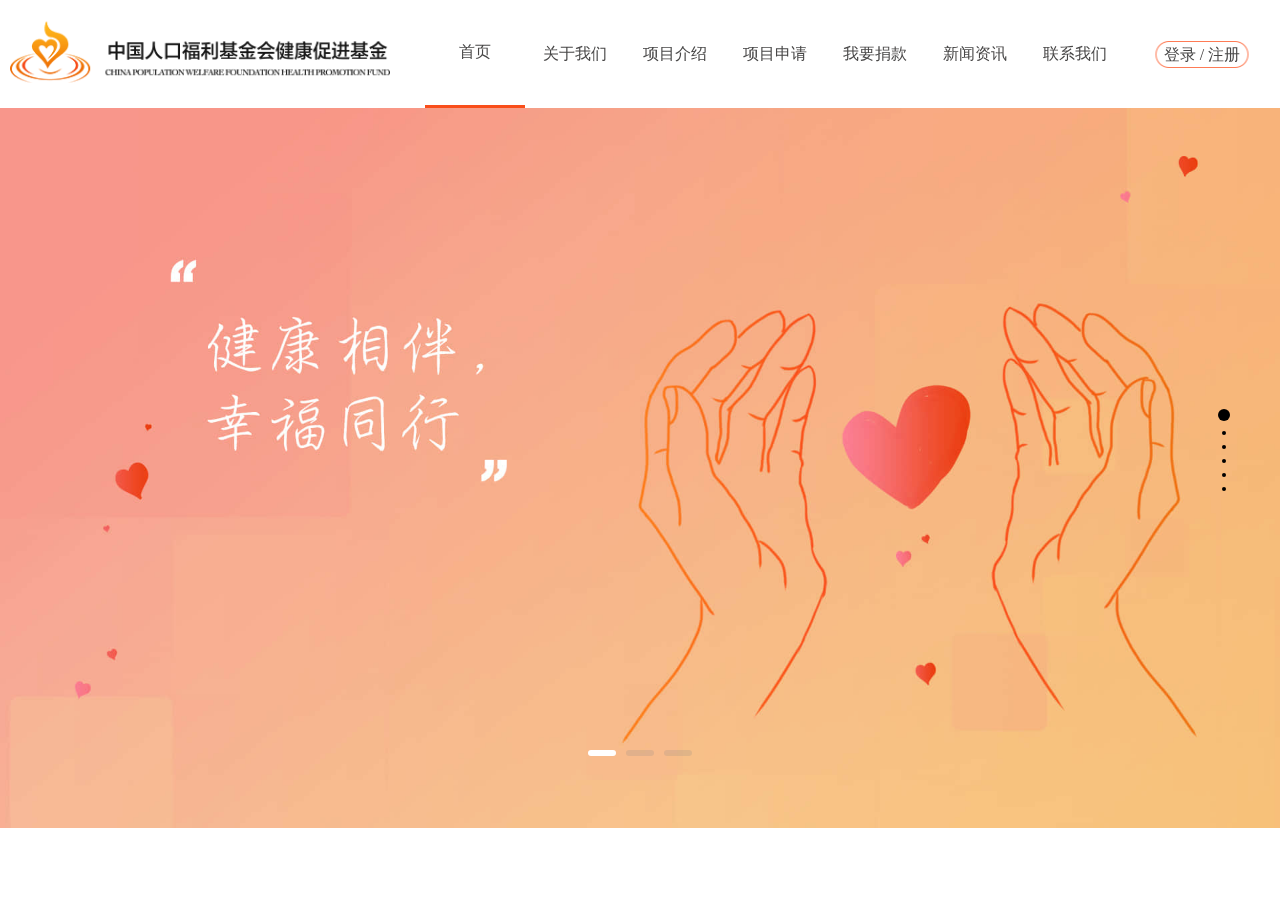
<file: index.html>
<!DOCTYPE html>
<html lang="en">

<head>
    <meta charset="UTF-8" />
    <meta name="viewport" content="width=device-width, initial-scale=1.0" />
    <meta http-equiv="X-UA-Compatible" content="ie=edge" />
    
    <link rel="stylesheet" href="lib/swiper.min.css">
    <link rel="stylesheet" href="./css/animate.css">
    <link rel="stylesheet" href="css/index.css" />
    <!-- 数据 开始-->
    <script src="./data/home/projectInfo.js"></script>
    <script src="lib/jquery-1.8.3.min.js"></script>
    <script src="lib/swiper.min.js"></script>
    <script src="./js/jquery.waypoints.min.js"></script>
    <script src="./js/jquery.countup.min.js"></script>
    <script src="./js/public.js"></script>
    <script>
        var projectInfoSwiper = null;//项目介绍swiper
        var hosiptalshowSwiper = null;//爱心捐款医院swiper
        var schemeSwiper = null;//申报方案swiper
        var informationSwiper = null;//最新资讯swiper
        var parterAnimate = null;//合作伙伴动画
    </script>
    <script src="./js/updateData.js"></script>
    <!-- 数据 结束-->
    <title>Document</title>
    <style>
    html,body{
      width:100%;
      height:100%;
      overflow:hidden;
    }
    h2 {
        transform: scale(0);
        transition: all 3s;
    }

    
    .ja-main {
        width: 100%;
        height: 100%;
        overflow: hidden;
    }

    .ja-main .ja-whole-wp {
        width: 100%;
        height: 100%;
    }

    .ja-main .ja-whole-wp .ja-whole-wp-wrapper .ja-whole-wp-slide {
        position: relative;
        width: 100%;
        overflow: hidden;
    }

    .ja-main .ja-whole-wp .ja-whole-wp-wrapper .ja-whole-wp-slide .ja-whole-wp-slide-ins{
        display:table;
        width: 100%;
        height: 100%;
    }

    .ja-main .ja-whole-wp .ja-whole-wp-wrapper .ja-whole-wp-slide .ja-whole-wp-slide-cell{
        display:table-cell;
        vertical-align:middle;
    }
    </style>
</head>

<body>
    <div id="app" style="overflow: hidden;height:100%;">
        <!-- 头部 -->
        <div id="box" class="ja-main" style="overflow: hidden;height:100%;">
            <div id="all" class="swiper-container ja-whole-wp">
                <div class="swiper-pagination ja-whole-swiper-pagination ja-all" style="right:50px;"></div>
                <div class="swiper-wrapper ani ja-whole-wp-wrapper" swiper-animate-duration="8s">
                    <div id="part1" class="part swiper-slide ja-whole-wp-slide">
                        <div class="header clearfix" style="height:12%;">
                            <div class="logo">
                                <div class="logo-cell">
                                    <img class="logo-img" src="images/logo.png" alt="">
                                </div>
                                </div>
                                <div class="nav" id="nav">
                                    <ul class="clearfix">
                                        <li class="act" j-jump="index">
                                            <div class="nav-item-cell">
                                                <a>首页</a>
                                            </div>
                                        </li>
                                        <li j-jump="about">
                                            <div class="nav-item-cell">
                                                <a>关于我们</a>
                                            </div>
                                        </li>
                                        <li j-jump="project">
                                            <div class="nav-item-cell">
                                                <a>项目介绍</a>
                                            </div>
                                        </li>
                                        <li j-jump="application">
                                            <div class="nav-item-cell">
                                                <a>项目申请</a>
                                            </div>
                                        </li>
                                        <li j-jump="contribution">
                                            <div class="nav-item-cell">
                                                <a>我要捐款</a>
                                            </div>
                                        </li>
                                        <li j-jump="news">
                                            <div class="nav-item-cell">
                                                <a>新闻资讯</a>
                                            </div>
                                        </li>
                                        <li j-jump="concat">
                                            <div class="nav-item-cell">
                                                <a>联系我们</a>
                                            </div>
                                        </li>
                                    </ul>
                                </div>
                                <!-- 登录注册 -->
                                <div class="LoginRegist">
                                    <div class="login-btn-cell">
                                        <a href="javascript:;">登录 / 注册</a>
                                    </div>
                                </div>
                            </div>
                            <!-- 轮播 -->
                            <div class="lunbobox">
                                <div class="lunbo1 xg" id="lbox">
                                    <div class="swiper-container banner-container" style="height:520px;">
                                        <div class="banner-swiper-pagination swiper-pagination" style="bottom: 140px;"></div>
                                        <div class="swiper-wrapper banner-wrapper">
                                            <div class="swiper-slide banner-slide"">
                                                <img src=" ./images/banner.jpg" alt="">
                                            </div>
                                            <div class="swiper-slide banner-slide"">
                                                <img src=" ./images/banner.jpg" alt="">
                                            </div>
                                            <div class="swiper-slide banner-slide"">
                                                <img src=" ./images/banner.jpg" alt="">
                                            </div>
                                        </div>
                                    </div>
                                </div>
                            </div>
                        </div>
                        <!-- 项目介绍 -->
                        <div id="part3" class="part swiper-slide ja-whole-wp-slide">
                            <div class="ja-whole-wp-slide-ins">
                                <div class="ja-whole-wp-slide-cell">
                                    <div class="project">
                                        <div class="project_box" style="margin-bottom:32px;">
                                            <img src="images/project_title.png" alt="" />
                                            <h2 class="project-titile">项目介绍</h2>
                                        </div>
                                        <div class="carousel">
                                            <div class="swiper-container projectinfo-container" style="height:520px;">
                                                <div class="projectinfo-swiper-pagination swiper-pagination"></div>
                                                <div class="swiper-wrapper projectinfo-wrapper">
                                                    <div class="swiper-slide projectinfo-slide">
                                                        <div class=" projectinfo-item">
                                                            <div class="notice-img">
                                                                <img src="./images/pic_01.png" alt="">
                                                            </div>
                                                            <div class="handshake-img">
                                                                <img src="./images/project_icons.png" alt="">
                                                            </div>
                                                            <div class="project-name">大病患者救治计划1</div>
                                                            <div class="project-time">2018-10-30</div>
                                                        </div>
                                                    </div>
                                                </div>
                                            </div>
                                        </div>
                                        <div class="bg"></div>
                                    </div>
                                </div>
                            </div>
                        </div>
                        <div id="part2" class="part swiper-slide ja-whole-wp-slide">
                            <div class="ja-whole-wp-slide-ins">
                                <div class="ja-whole-wp-slide-cell">
                                    <!-- 捐款金额 -->
                                    <div class="contributions">
                                        <div class="money">
                                            <img src="images/logo_icon.png" alt="">
                                            <span>爱心捐款金额</span>
                                            <b class="love-number" style="visibility: hidden;">986,4589.59</b>
                                        </div>
                                    </div>
                                    <!-- 医院展示 -->
                                    <div class="hosiptalshow">
                                        <div id="hosiptalshow" class="dian dot">
                                            <div class="hosiptalshow-swiper-pagination swiper-pagination"></div>
                                            <div class="swiper-container hosiptalshow-swiper-container" style="height:480px">
                                                <div class="swiper-wrapper hosiptalshow-swiper-wrapper">
                                                    <!-- <div class="swiper-slide hosiptalshow-swiper-slide">
                                                        <div class="hosiptalshow-item-img">
                                                            <img src="images/contribution_01.png" alt="">
                                                            <span class="j-money" styl="background: linear-gradient(#07d1d5,#22dba2); -webkit-background-clip: text;">1,000,000</span>
                                                        </div>
                                                        <p class="time">2018-10-12</p>
                                                        <p class="hospital-name">山东大学齐鲁医院1</p>
                                                    </div> -->
                                                   
                                                </div>
                                            </div>
                                        </div>
                                    </div>
                                </div>
                            </div>
                        </div>
                        <!-- 最新资讯 -->
                                           
                        <div class="part swiper-slide ja-whole-wp-slide">

                            <div class="ja-whole-wp-slide-ins">
                                <div class="ja-whole-wp-slide-cell">
                                    <!-- 申报 -->
                                    <div class="scheme">
                                        <div class="scheme_title">
                                            <img src="images/scheme.png" alt="">
                                            <h2 class="scheme_title-text">申报方案</h2>
                                        </div>
                                        <div class="scheme_box">
                                            <div class="swiper-container scheme-swiper-container" style="height:480px">
                                                <div class="swiper-wrapper scheme-swiper-wrapper">
                                                    <!-- <div class="swiper-slide scheme-swiper-slide">
                                                        <div>
                                                            <img class="img" src="images/scheme_icon.png" alt="">
                                                            <h3 class="title">申报方案1</h3>
                                                            <div class="content">国家卫生健康委员会 营养健康扶贫启动会在山西大宁县举行国家卫生健康委员会 营养健康扶贫启动会在山西大宁县举行</div>
                                                        </div>
                                                    </div> -->
                                                   
                                                </div>
                                            </div>
                                        </div>
                                    </div>
                                </div>
                            </div>
                        </div>
                        <!-- 最新资讯 -->
                        <div class="part swiper-slide ja-whole-wp-slide">
                            <div class="ja-whole-wp-slide-ins">
                                <div class="ja-whole-wp-slide-cell">
                                    <div class="information">
                                        <div class="information_title">
                                            <div>
                                                <img src="images/news_title.png" alt="" />
                                                <h2 class="information_title-text">最新资讯</h2>
                                            </div>
                                            <button>查看更多 >></button>
                                        </div>
                                        <div class="scroll">
                                            <div class="information_box" id="information_box">
                                                <div class="swiper-container information-swiper-container" style="height:480px">
                                                    <div class="swiper-wrapper information-swiper-wrapper">
                                                        <!-- <div class="swiper-slide information-swiper-slide">
                                                            <div>
                                                                <h4>中国基金会发展论坛2017年会在成都举行<em>2018-10-20</em></h4>
                                                                <p>2018年10月20日，中国基金会发展论坛2018年会在成都开幕。本次年会是中国非公募基金会发展论坛转型升级为中国基金会发展论坛后的首届公益盛会，也是基金会论坛的第九届年会。为期两天的年会......</p>
                                                            </div>
                                                        </div> -->
                                                        
                                                    </div>
                                                </div>
                                            </div>
                                        </div>
                                    </div>
                                </div>
                            </div>
                        </div>
                        <!-- 合作伙伴 -->
                        <div id="part5 " class="part swiper-slide ja-whole-wp-slide">
                            <div class="partner">
                                <div class="partner_title">
                                    <img src="images/partner.png" alt="" />
                                    <h2 class="partner_title-text">合作伙伴</h2>
                                </div>
                                <div class="partner_box clearfix">
                                    <!-- <div class="partner-table-box">
                                        <div class="partner-table-cell">
                                            <img src="images/siemens.png" alt="" />
                                        </div>
                                    </div> -->
                                </div>
                                <!-- 底部 -->
                                <div class="footer">
                                    <div class="footer_box clearfix">
                                        <!-- 基金会大图 -->
                                        <div class="foot_pic">
                                            <img src="images/logo_02.png" alt=""></div>
                                            <!-- 网站菜单 -->
                                            <div class="menu">
                                                <p>网站菜单</p>
                                                <ul>
                                                    <li><a href="javascript:;" j-jump="about">关于我们</a></li>
                                                    <li><a href="javascript:;" j-jump="news">新闻资讯</a></li>
                                                    <li><a href="javascript:;" j-jump="project">项目介绍</a></li>
                                                    <li><a href="javascript:;" j-jump="concat">加入我们</a></li>
                                                    <li><a href="javascript:;" j-jump="concat">联系我们</a></li>
                                                </ul>
                                            </div>
                                            <div class="menu concat">
                                                <p>联系我们</p>
                                                <ul>
                                                    <li><img src="images/link_icon.png" alt=""><a href="javascript:;">HTTP://QILIB.581VV.COM/FUND/</a></li>
                                                    <li><img src="images/iphone_icon.png" alt=""><a href="javascript:;">010-56544125</a></li>
                                                    <li><img src="images/position.png" alt=""><a href="javascript:;">北京市东城区王府井东街8号  写字楼109室</a></li>
                                                </ul>
                                            </div>
                                            <div class="menu download">
                                                <p>相关下载</p>
                                                <ul>
                                                    <li><a href="javascript:;">《申请人须知》</a></li>
                                                    <li><a href="javascript:;">《基金会求助申请表》</a></li>
                                                    <li class="concatway"><a href="javascript:;">联系我们</a><a href="javascript:;"><img src="images/blog.png" alt=""><img src="images/wechat.png" alt=""><img src="images/qq.png" alt=""><img src="images/email.png" alt=""></a></li>
                                                </ul>
                                            </div>
                                        </div>
                                    </div>
                                    <!--底部结束 -->

                            </div>
                        </div>
                    </div>
                </div>

<script>





$(function() {

    //更新项目介绍数据
    updateprojectInfoFn(projectInfo);

    //更新爱心医院数据
    updateLoveHospitalFn(lovedontaion);

    //更新申报方案数据
    updateSchemeFn(schemeData);


    
    //更新最新资讯数据
    updateInformation(newsinformData);



    //更新合作伙伴数据
    updateParterDataFn(parterData);
    

    


    



    //banner轮播
    var bannerSwiper = new Swiper('.banner-container', {
        autoplay: 10000, //可选选项，自动滑动
        speed:1000,
        pagination: '.banner-swiper-pagination',
    });


});
</script>
<script src="js/index.js"></script>
</body>

</html>
</file>
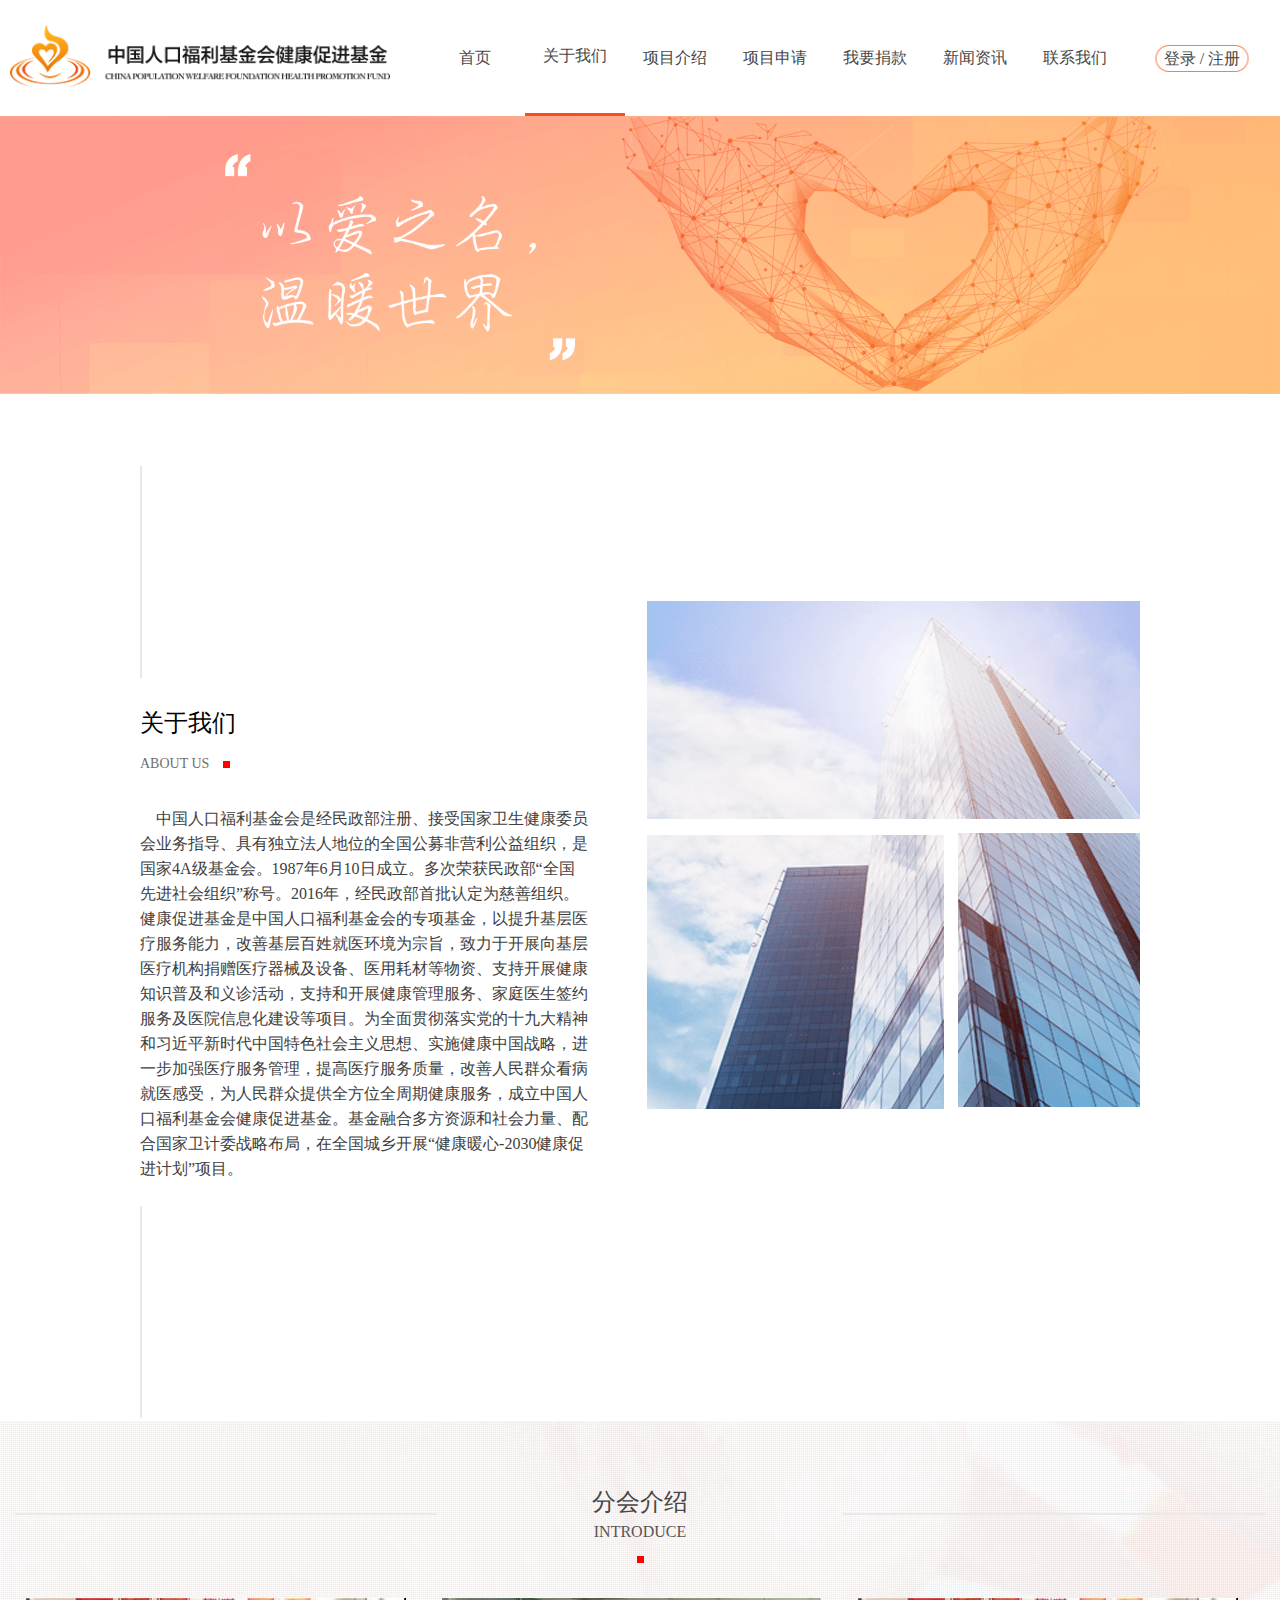
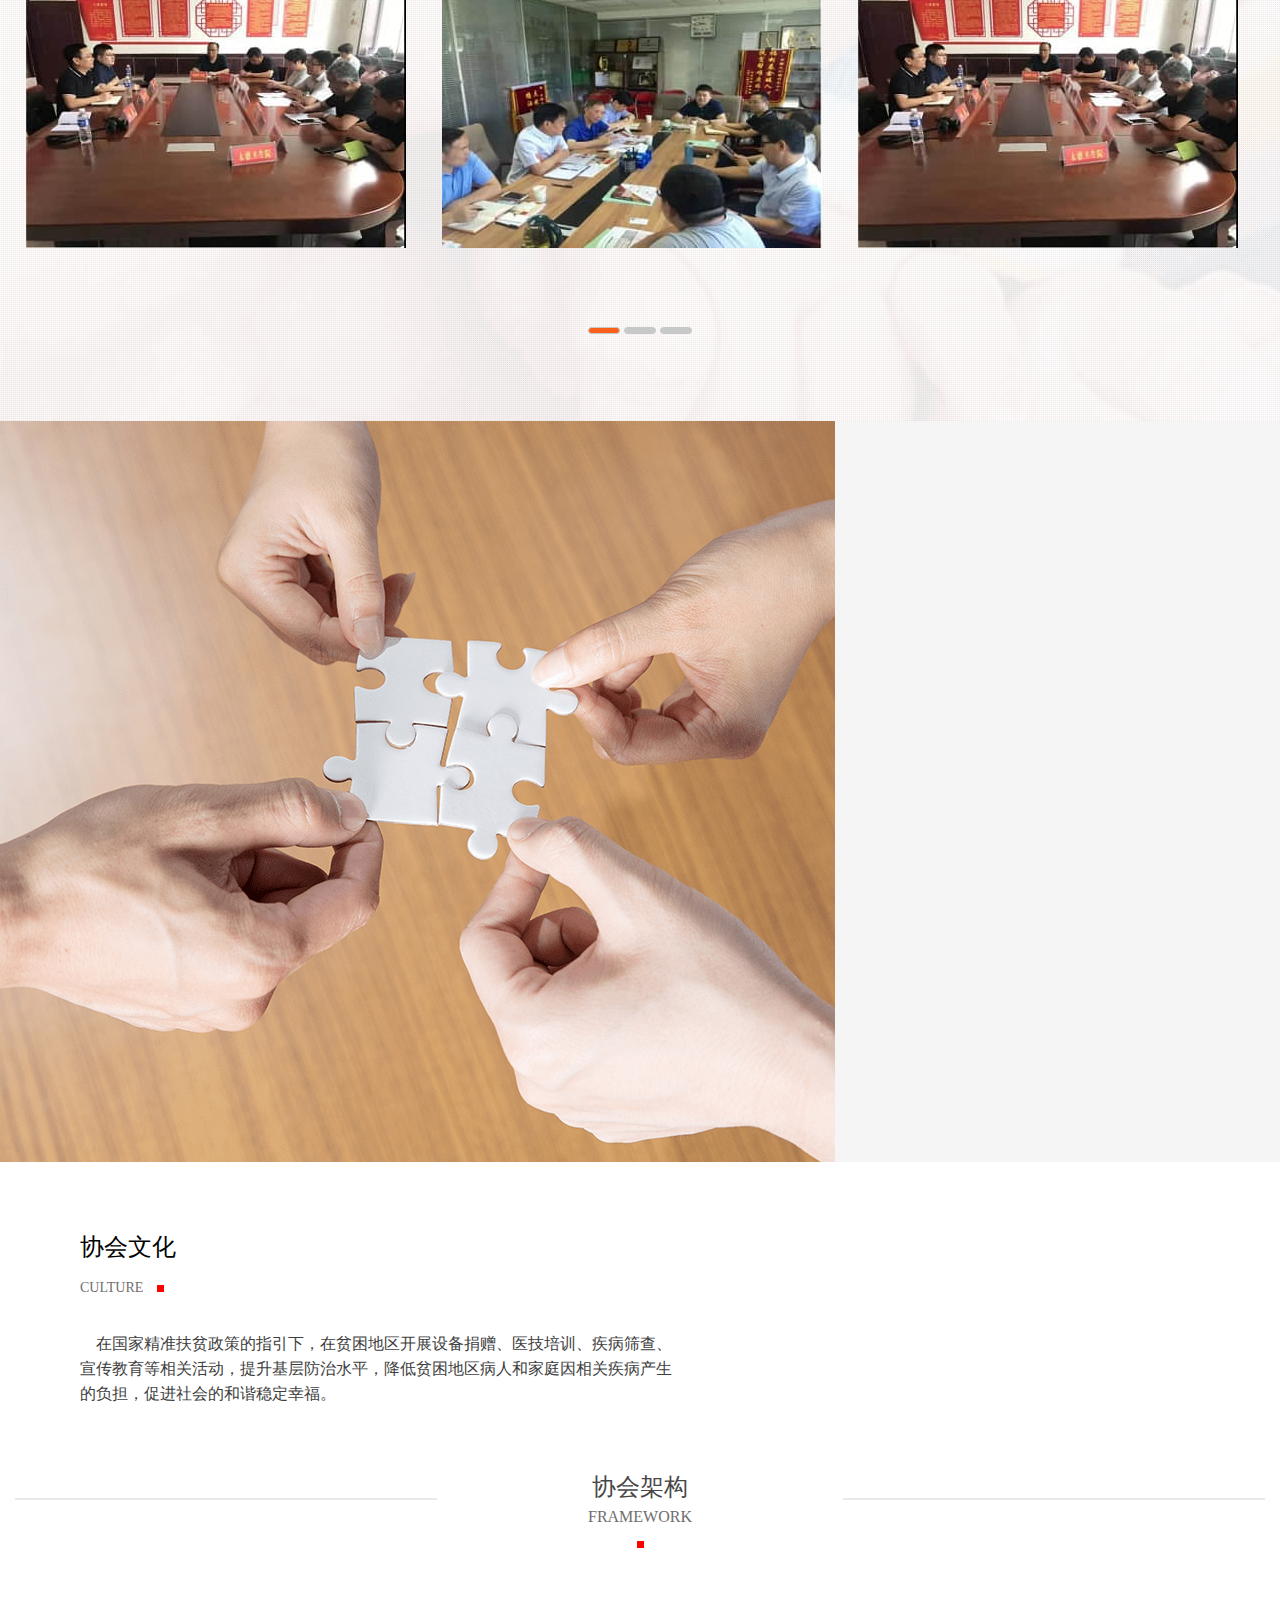
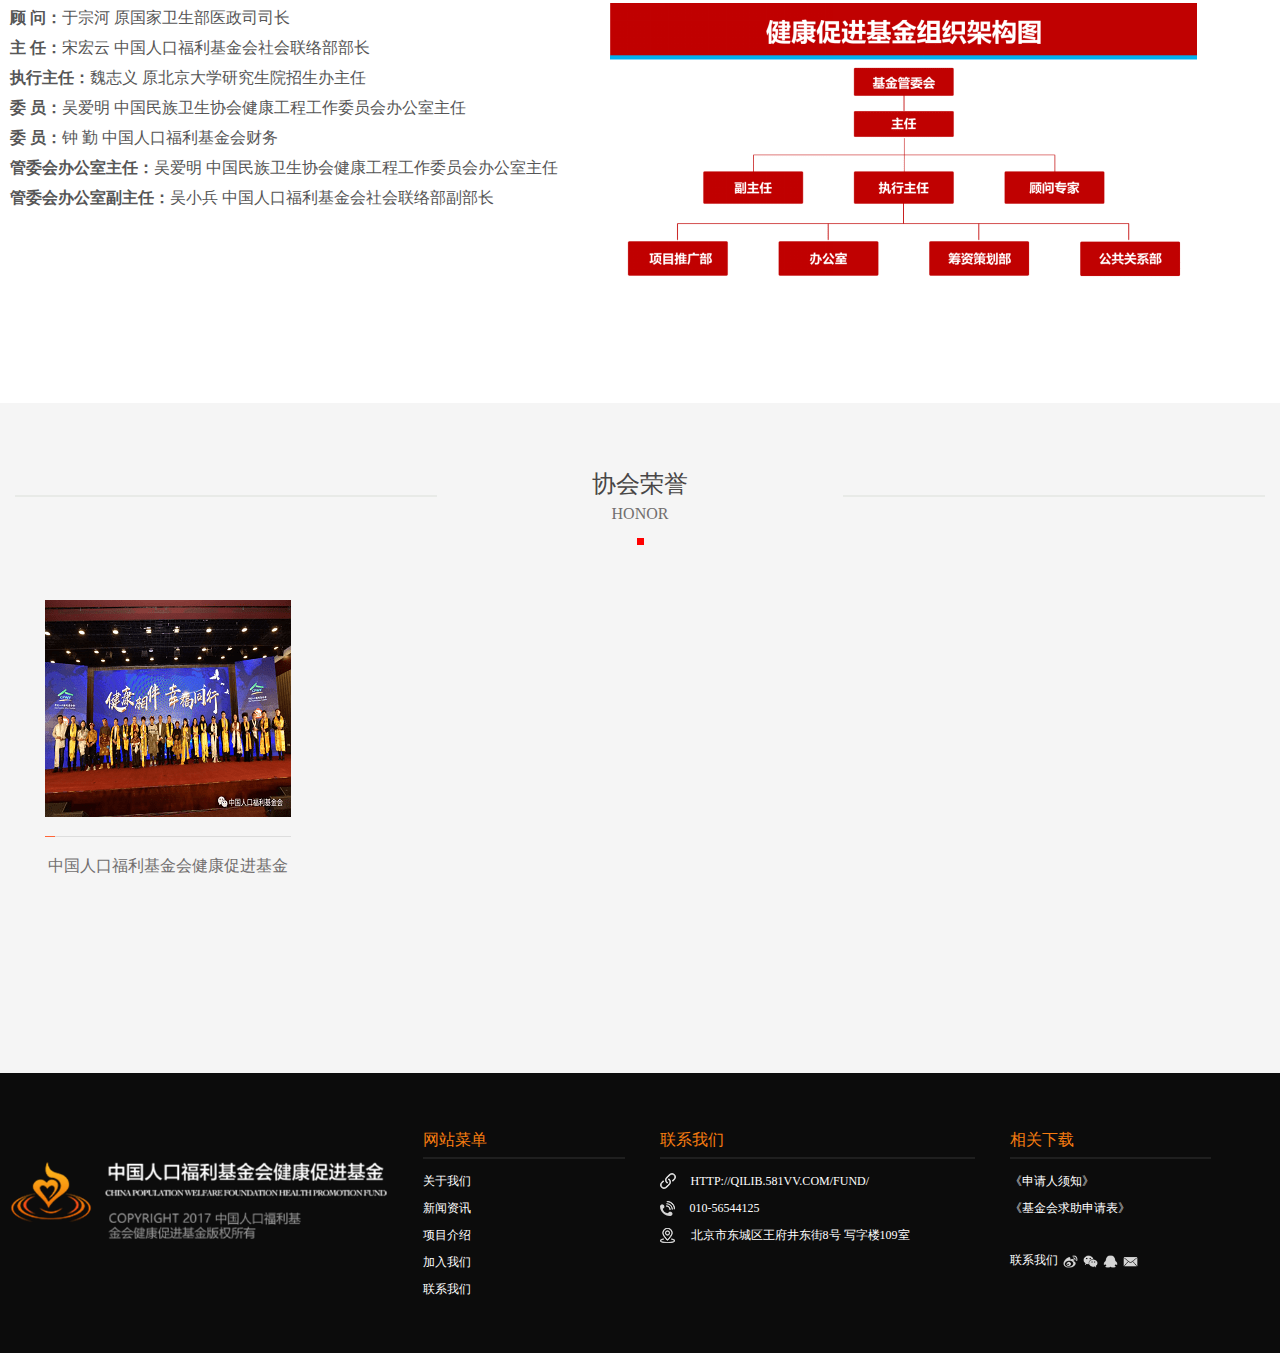
<file: page/about.html>
<!DOCTYPE html>
<html lang="en">
<head>
    <meta charset="UTF-8">
    <meta name="viewport" content="width=device-width, initial-scale=1.0">
    <meta http-equiv="X-UA-Compatible" content="ie=edge">
    <title>关于我们</title>
    <link rel="stylesheet" href="../lib/swiper.min.css">
    <link rel="stylesheet" href="../css/about.css">
    <link rel="stylesheet" href="../css/index.css">
    <!-- 数据开始 -->
    <script src="../data/about/aboutinfo.js"></script>
    <script src="../lib/jquery-1.8.3.min.js"></script>
    <script src="../lib/swiper.min.js"></script>
    <script src="../js/public.js"></script>
</head> 
<script src="../js/updataAboutdata.js"></script>
<body>
<div id="part1" class="part">
   <!-- 头部及轮播 -->
   <div class="header clearfix" style="height:116px;">
    <div class="logo" style="height:116px;">
        <div class="logo-cell">
            <img class="logo-img" src="../images/logo.png" alt="">
        </div>
        </div>
        <div class="nav" id="nav">
            <ul class="clearfix">
                <li j-jump="index">
                    <div class="nav-item-cell">
                        <a>首页</a>
                    </div>
                </li>
                <li class="act" j-jump="about">
                    <div class="nav-item-cell">
                        <a>关于我们</a>
                    </div>
                </li>
                <li j-jump="project">
                    <div class="nav-item-cell">
                        <a>项目介绍</a>
                    </div>
                </li>
                <li j-jump="application">
                    <div class="nav-item-cell">
                        <a>项目申请</a>
                    </div>
                </li>
                <li j-jump="contribution">
                    <div class="nav-item-cell">
                        <a>我要捐款</a>
                    </div>
                </li>
                <li j-jump="news">
                    <div class="nav-item-cell">
                        <a>新闻资讯</a>
                    </div>
                </li>
                <li j-jump="concat">
                    <div class="nav-item-cell">
                        <a>联系我们</a>
                    </div>
                </li>
            </ul>
        </div>
        <!-- 登录注册 -->
        <div class="LoginRegist">
            <div class="login-btn-cell">
                <a href="javascript:;">登录 / 注册</a>
            </div>
        </div>
    </div>
    <!-- 轮播 -->
    <div class="lunbobox" style="height:350px;">
        <div class="lunbo1 xg" id="lbox">
            <div class="swiper-container banner-container" style="width:100%;">
                <div class="banner-swiper-pagination swiper-pagination" style="bottom: 40px;"></div>
                <div class="swiper-wrapper banner-wrapper">
                    <div class="swiper-slide banner-slide">
                        <img src=" ../images/about_banner.png" alt="">
                    </div>
                </div>
            </div>
        </div>
    </div>
</div>
</div>
    <!-- 关于我们 -->
    <div class="aboutwe">
        <div class="aboutwe_left">
            <span class="lines"></span>
            <h2>关于我们</h2>
            <span class="aboutus">ABOUT US</span>
            <span class="dot"></span>
            <p id="abText"></p>
            <span class="lines"></span>
        </div>
        <div class="aboutwe_right">
            <img src="../images/company_pic.png" alt="">
        </div>
    </div>
    <!-- 分会介绍 -->
    <div class="introduce">
        <div class="introduce_box">
             <div class="introduce_title">
                <span class="line_left"></span>
                <span class="line_right"></span>
                <h2>分会介绍</h2>
                <p>INTRODUCE</p>
                <span class="dot"></span>
            </div>
            <!-- 小轮播 -->
            <div class="carousel_box">
                  <div class="carousel">
                    <ul class="img-ct sty" id="uls">
                        <li>
                            <a href="javascript:void(0)"><img src="../images/introduce_pic1.png" alt=""></a>
                            <a href="javascript:void(0)"><img src="../images/introduce_pic1.png" alt=""></a>
                            <a href="javascript:void(0)"><img src="../images/introduce_pic1.png" alt=""></a>
                       </li>
                    </ul>
                </div>
                <ul class="bullet">
                        <li class="active"></li>
                        <li></li>
                        <li></li>
                    </ul>
            </div>
        </div>
    </div>
    <!-- 协会文化 -->
    <div class="culture">
        <div class="cultur_left">
            <img src="../images/culture_pic.png" alt="">
        </div>
        <div class="cultur_right">
            <h2>协会文化</h2>
            <span class="aboutus">CULTURE</span>
            <span class="dot"></span>
           <p id="xiehui"></p>
        </div>
    </div>
    <!-- 协会架构 -->
    <div class="framework">
         <div class="introduce_title">
                <span class="line_left"></span>
                <span class="line_right"></span>
                <h2>协会架构</h2>
                <p>FRAMEWORK</p>
                <span class="dot"></span>
         </div>
         <div class="introduce_box">
             <div class="detail" id="detail">
                 
             </div>
             <div>
                 <img src="../images/xiehui.png" alt="">
             </div>
         </div>
    </div>
    <!-- 协会荣誉 -->
    <div class="honor">
        <div class="honor_box">
             <div class="introduce_title">
                <span class="line_left"></span>
                <span class="line_right"></span>
                <h2>协会荣誉</h2>
                <p>HONOR</p>
                <span class="dot"></span>
            </div>
            <div class="honor_content">
                    <ul>
                        <li>
                            <p><img src="../images/honor_pic1.png" alt=""></p>
                            <p><img src="../images/honor_line.png" alt=""></p>
                            <p>中国人口福利基金会健康促进基金</p>
                        </li>
                    </ul>
             </div>
        </div>
    </div>
    <!-- 底部 -->
    <div class="footer" style="position:static;margin-top:0;">
        <div class="footer_box clearfix">
            <!-- 基金会大图 -->
            <div class="foot_pic">
                <img src="../images/logo_02.png" alt=""></div>
                <!-- 网站菜单 -->
                <div class="menu">
                    <p>网站菜单</p>
                    <ul>
                        <li><a href="javascript:;" j-jump="about">关于我们</a></li>
                        <li><a href="javascript:;" j-jump="news">新闻资讯</a></li>
                        <li><a href="javascript:;" j-jump="project">项目介绍</a></li>
                        <li><a href="javascript:;" j-jump="concat">加入我们</a></li>
                        <li><a href="javascript:;" j-jump="concat">联系我们</a></li>
                    </ul>
                </div>
                <div class="menu concat">
                    <p>联系我们</p>
                    <ul>
                        <li><img src="../images/link_icon.png" alt=""><a href="javascript:;">HTTP://QILIB.581VV.COM/FUND/</a></li>
                        <li><img src="../images/iphone_icon.png" alt=""><a href="javascript:;">010-56544125</a></li>
                        <li><img src="../images/position.png" alt=""><a href="javascript:;">北京市东城区王府井东街8号  写字楼109室</a></li>
                    </ul>
                </div>
                <div class="menu download">
                    <p>相关下载</p>
                    <ul>
                        <li><a href="javascript:;">《申请人须知》</a></li>
                        <li><a href="javascript:;">《基金会求助申请表》</a></li>
                        <li class="concatway"><a href="javascript:;">联系我们</a><a href="javascript:;"><img src="../images/blog.png" alt=""><img src="../images/wechat.png" alt=""><img src="../images/qq.png" alt=""><img src="../images/email.png" alt=""></a></li>
                    </ul>
                </div>
            </div>
        </div>
        <!--底部结束 -->
        <script src="../js/about.js"></script>
    <script>
        
    $(function(){
        updateFenHuiFn(introduceinfo);//分会介绍
        xiehuiHonorFn(honorinfo);//协会荣誉
    })
   
     var bannerSwiper = new Swiper('.banner-container', {
          autoplay: 10000, //可选选项，自动滑动
          speed:1000
     });
    </script>
        
</body>
</html>
</file>
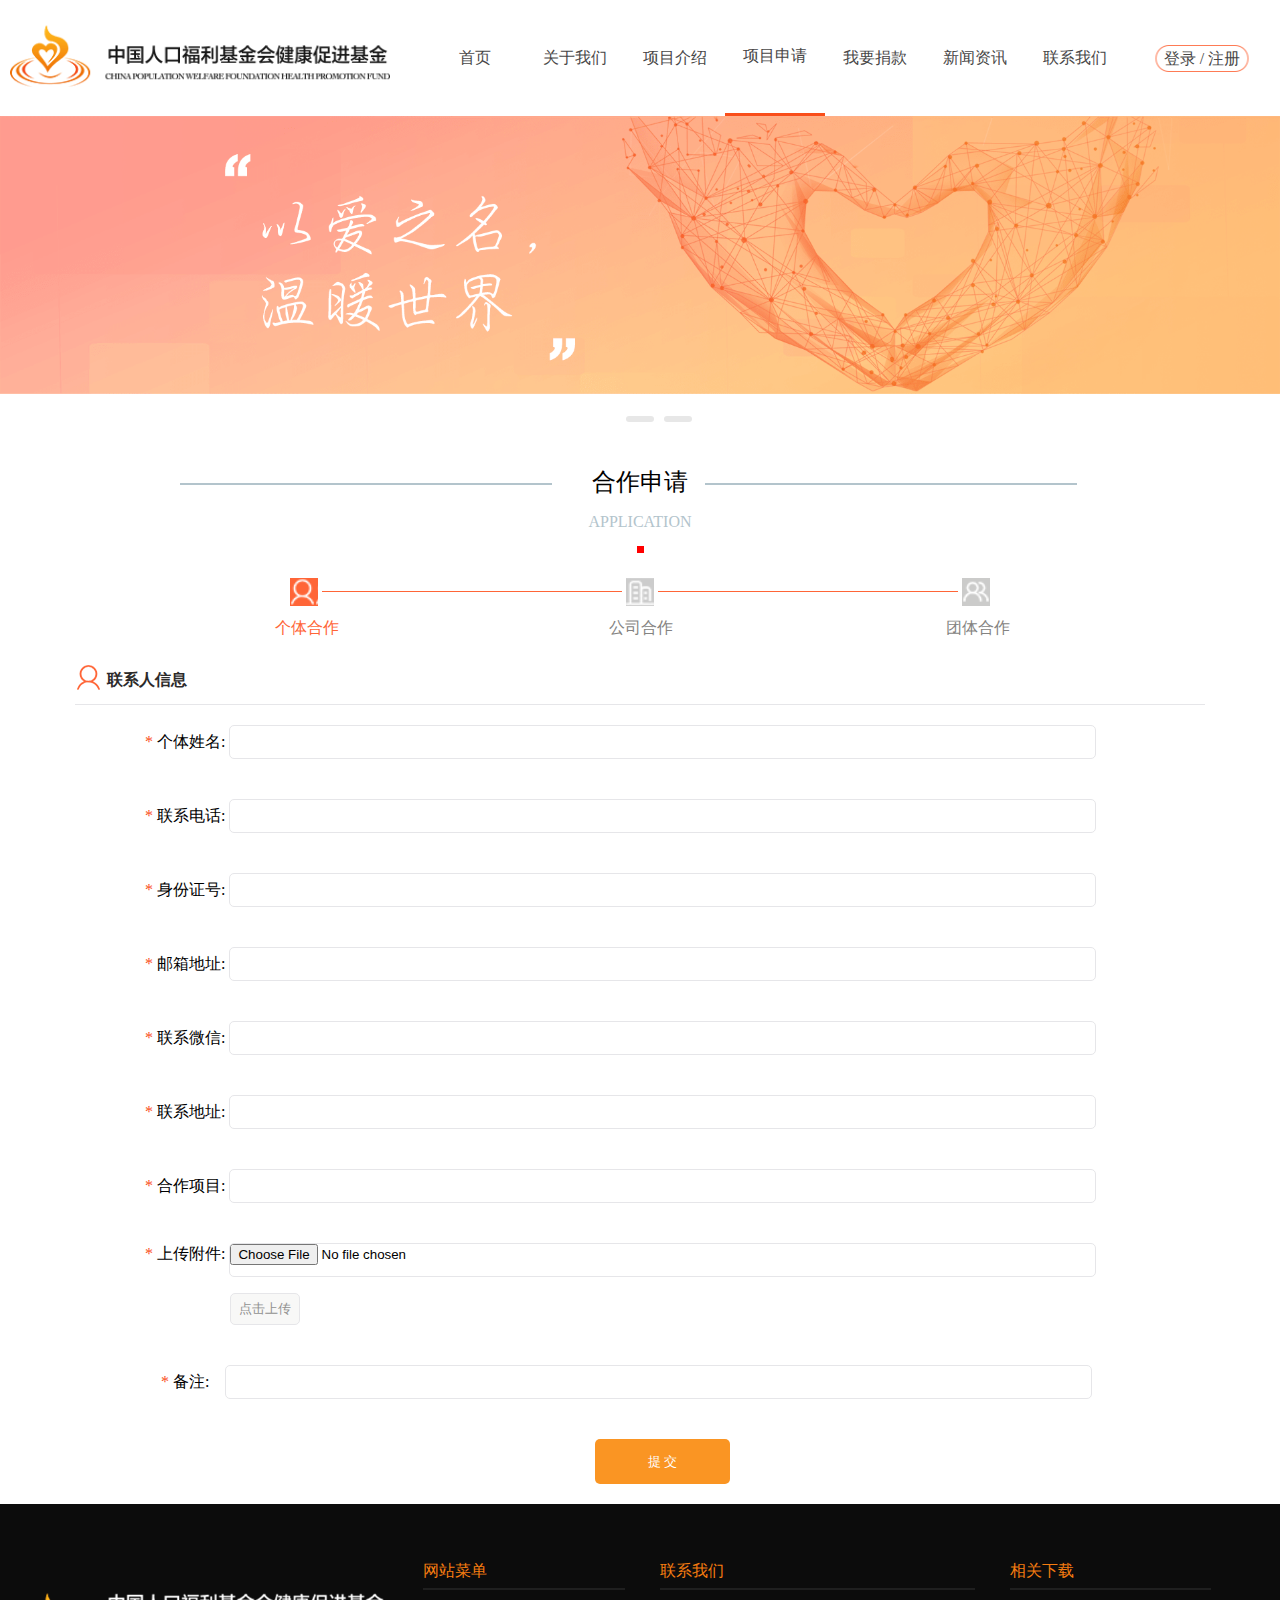
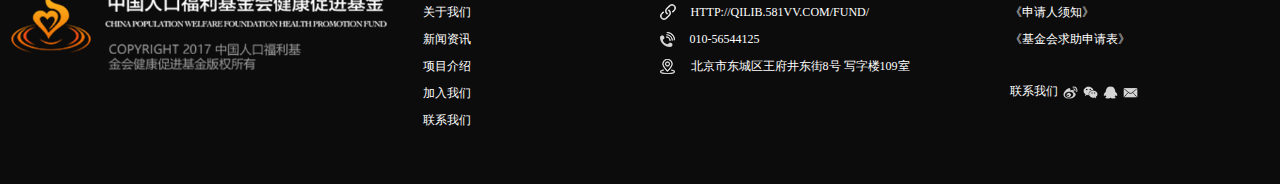
<file: page/application.html>
<!DOCTYPE html>
<html lang="en">
<head>
    <meta charset="UTF-8">
    <title>application</title>
    <link rel="stylesheet" href="../lib/swiper.min.css">
    <link rel="stylesheet" href="../css/application.css">
    <link rel="stylesheet" href="../css/index.css">
    <script src="../lib/jquery-1.8.3.min.js"></script>
    <script src="../lib/swiper.min.js"></script>
    <script src="../js/public.js"></script>
</head>
<body>
<div id="part1" class="part">
    <div class="header clearfix" style="height:116px;">
    <div class="logo" style="height:116px;">
        <div class="logo-cell">
            <img class="logo-img" src="../images/logo.png" alt="">
        </div>
        </div>
        <div class="nav" id="nav">
            <ul class="clearfix">
                <li j-jump="index">
                    <div class="nav-item-cell">
                        <a>首页</a>
                    </div>
                </li>
                <li j-jump="about">
                    <div class="nav-item-cell">
                        <a>关于我们</a>
                    </div>
                </li>
                <li j-jump="project">
                    <div class="nav-item-cell">
                        <a>项目介绍</a>
                    </div>
                </li>
                <li class="act" j-jump="application">
                    <div class="nav-item-cell">
                        <a>项目申请</a>
                    </div>
                </li>
                <li j-jump="contribution">
                    <div class="nav-item-cell">
                        <a>我要捐款</a>
                    </div>
                </li>
                <li j-jump="news">
                    <div class="nav-item-cell">
                        <a>新闻资讯</a>
                    </div>
                </li>
                <li j-jump="concat">
                    <div class="nav-item-cell">
                        <a>联系我们</a>
                    </div>
                </li>
            </ul>
        </div>
        <!-- 登录注册 -->
        <div class="LoginRegist">
            <div class="login-btn-cell">
                <a href="javascript:;">登录 / 注册</a>
            </div>
        </div>
    </div>
    <!-- 轮播 -->
    <div class="lunbobox" style="height:350px;">
        <div class="lunbo1 xg" id="lbox">
            <div class="swiper-container banner-container" style="width:100%;">
                <div class="banner-swiper-pagination swiper-pagination" style="bottom: 40px;"></div>
                <div class="swiper-wrapper banner-wrapper">
                    <div class="swiper-slide banner-slide">
                        <img src=" ../images/about_banner.png" alt="">
                    </div>
                    <div class="swiper-slide banner-slide">
                        <img src=" ../images/about_banner.png" alt="">
                    </div>
                    <div class="swiper-slide banner-slide">
                        <img src=" ../images/about_banner.png" alt="">
                    </div>
                </div>
            </div>
        </div>
    </div>
</div>
<div style="width: 1260px;" class="contributions">
    <div class="chead">
        <h2>合作申请 </h2>
        <span>APPLICATION</span>
        <p class="p1"></p>
        <p class="p2"></p>
        <span class="dot"></span>
    </div>
    <div class="cooperate">
        <span class="picture picture1"></span>
        <span class="line"></span>
        <span class="picture picture2"></span>
        <span class="line"></span>
        <span class="picture picture3"></span>
        <p class="lang">
            <span class="per">个体合作</span>
            <span class="gonsi">公司合作</span>
            <span class="tuanti">团体合作</span>
        </p>
    </div>
    <div class="mes">
        <span></span>
        <p>

            <strong>联系人信息</strong>
        </p>
    </div>
    <form action="" id="mesform" class="mesform">
        <label><span>* </span>个体姓名: <input typeof="text" /> </label><br>
        <label><span>* </span>联系电话: <input typeof="text" /> </label><br>
        <label><span>* </span>身份证号: <input typeof="text" /> </label><br>
        <label><span>* </span>邮箱地址: <input typeof="text" /> </label><br>
        <label><span>* </span>联系微信: <input typeof="text" /> </label><br>
        <label><span>* </span>联系地址: <input typeof="text" /> </label><br>
        <label><span>* </span>合作项目: <input typeof="text" /> </label><br>
        <label><span>* </span>上传附件: <input type="file"> </label><br>
        <input type="button" value="点击上传"  class="mesbtn"/><br>
        <label><span>&nbsp;&nbsp;&nbsp;&nbsp;* </span> 备注:&nbsp;&nbsp;&nbsp; <input typeof="text" /> </label><br>
        <input type="submit" value="提 交" class="btn">
    </form>
</div>

<!-- 底部 -->
    <div class="footer" style="position:static;margin-top:0;">
        <div class="footer_box clearfix">
            <!-- 基金会大图 -->
            <div class="foot_pic">
                <img src="../images/logo_02.png" alt=""></div>
                <!-- 网站菜单 -->
                <div class="menu">
                    <p>网站菜单</p>
                    <ul>
                        <li><a href="javascript:;" j-jump="about">关于我们</a></li>
                        <li><a href="javascript:;" j-jump="news">新闻资讯</a></li>
                        <li><a href="javascript:;" j-jump="project">项目介绍</a></li>
                        <li><a href="javascript:;" j-jump="concat">加入我们</a></li>
                        <li><a href="javascript:;" j-jump="concat">联系我们</a></li>
                    </ul>
                </div>
                <div class="menu concat">
                    <p>联系我们</p>
                    <ul>
                        <li><img src="../images/link_icon.png" alt=""><a href="javascript:;">HTTP://QILIB.581VV.COM/FUND/</a></li>
                        <li><img src="../images/iphone_icon.png" alt=""><a href="javascript:;">010-56544125</a></li>
                        <li><img src="../images/position.png" alt=""><a href="javascript:;">北京市东城区王府井东街8号  写字楼109室</a></li>
                    </ul>
                </div>
                <div class="menu download">
                    <p>相关下载</p>
                    <ul>
                        <li><a href="javascript:;">《申请人须知》</a></li>
                        <li><a href="javascript:;">《基金会求助申请表》</a></li>
                        <li class="concatway"><a href="javascript:;">联系我们</a><a href="javascript:;"><img src="../images/blog.png" alt=""><img src="../images/wechat.png" alt=""><img src="../images/qq.png" alt=""><img src="../images/email.png" alt=""></a></li>
                    </ul>
                </div>
            </div>
        </div>
        <!--底部结束 -->
</body>
<script>
        $(function(){
            //banner轮播
            var bannerSwiper = new Swiper('.banner-container', {
                autoplay: 10000, //可选选项，自动滑动
                speed:1000,
                pagination: '.banner-swiper-pagination',
            });
        })
    </script>
</html>
</file>
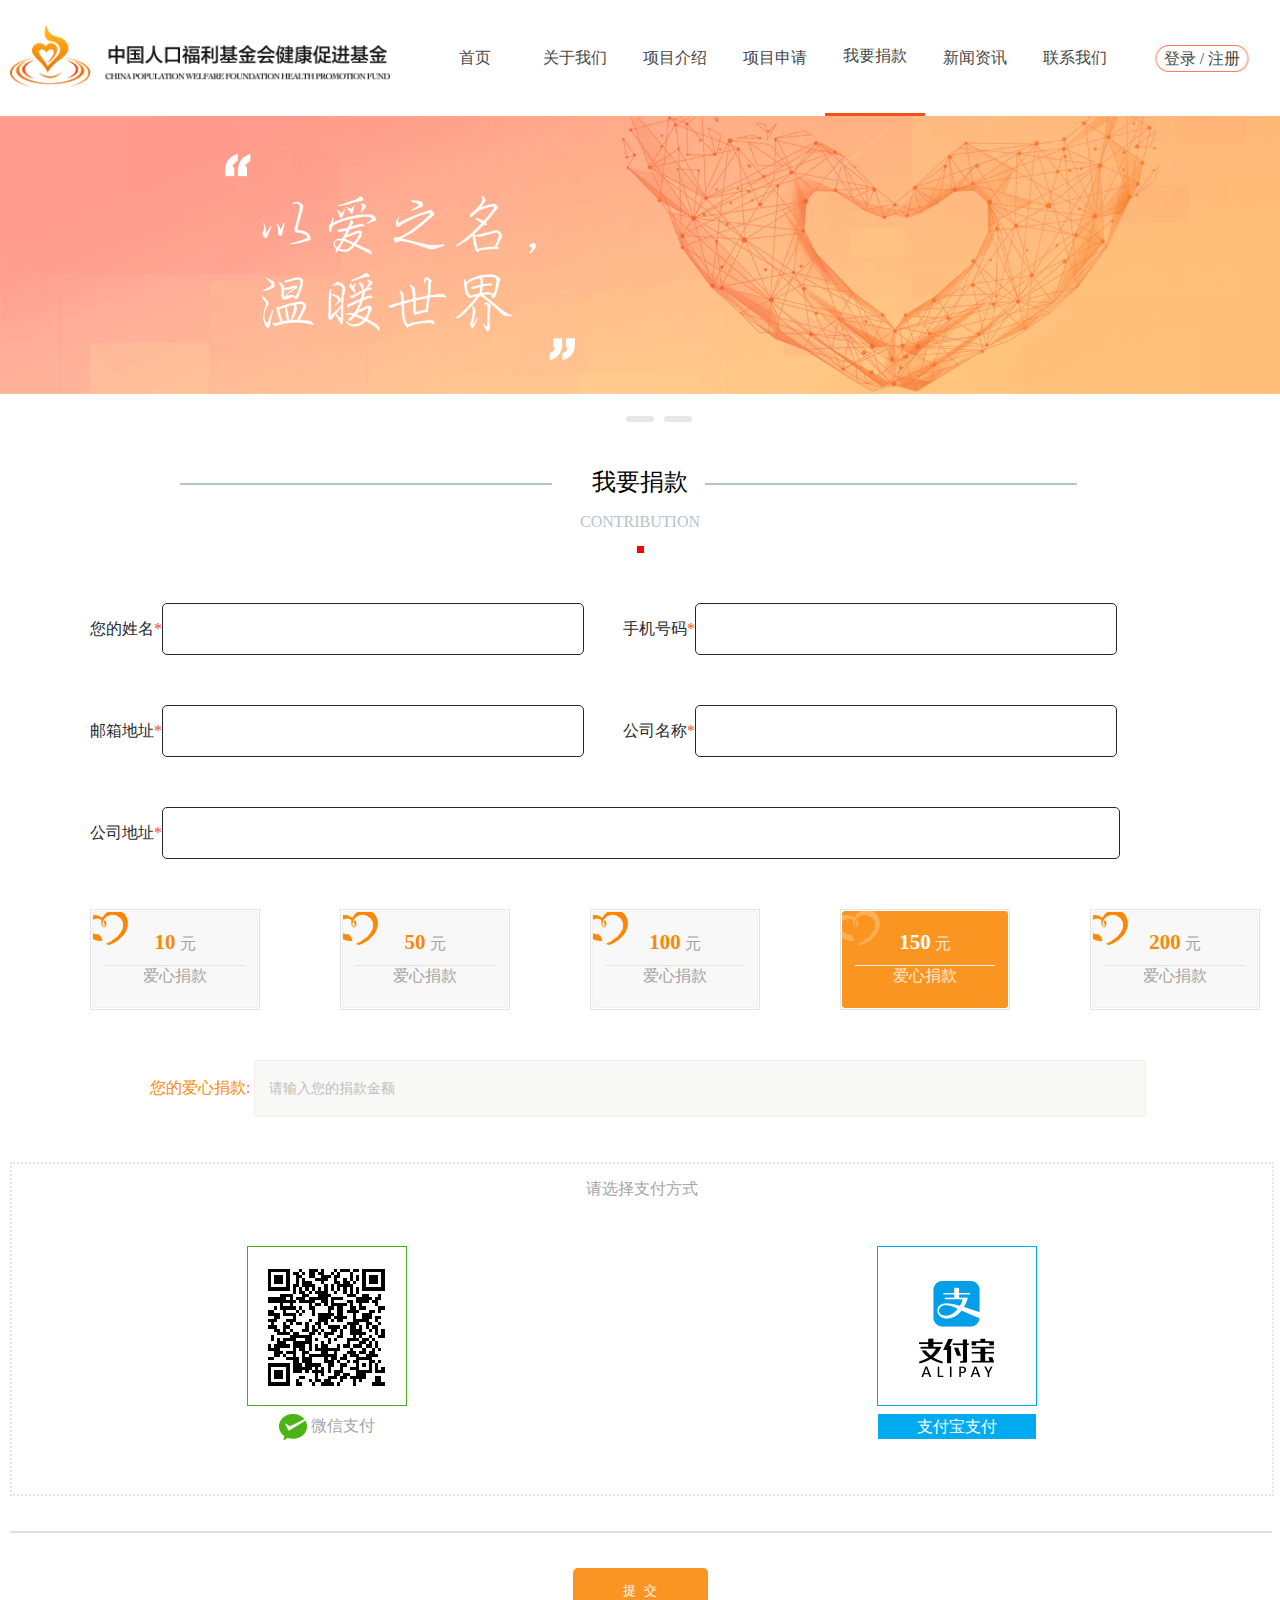
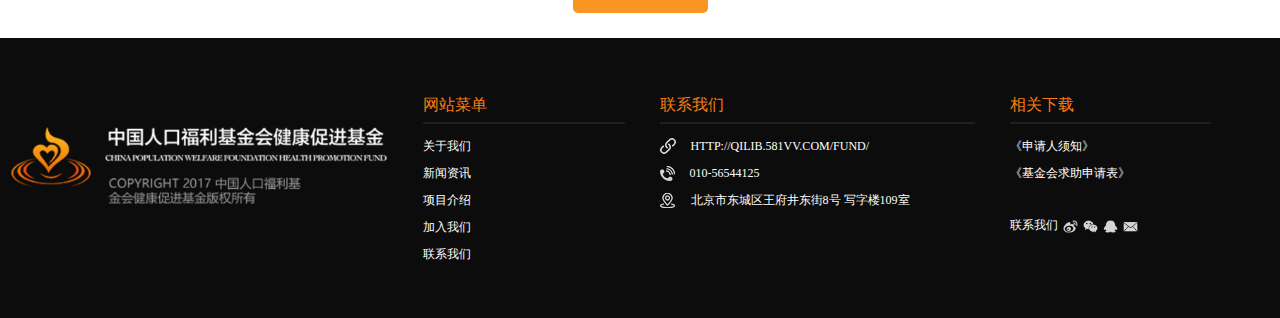
<file: page/contribution.html>
<!DOCTYPE html>
<html lang="en">
<head>
    <meta charset="UTF-8">
    <title>contribution</title>
    
    <link rel="stylesheet" href="../lib/swiper.min.css">
    <link rel="stylesheet" href="../css/contribution.css">
    <link rel="stylesheet" href="../css/index.css">
    <script src="../lib/jquery-1.8.3.min.js"></script>
    <script src="../lib/swiper.min.js"></script>
    <script src="../js/public.js"></script>
</head>
<body>
<div id="part1" class="part">
    <!-- 头部及轮播 -->
   <div class="header clearfix" style="height:116px;">
    <div class="logo" style="height:116px;">
        <div class="logo-cell">
            <img class="logo-img" src="../images/logo.png" alt="">
        </div>
        </div>
        <div class="nav" id="nav">
            <ul class="clearfix">
                <li j-jump="index">
                    <div class="nav-item-cell">
                        <a>首页</a>
                    </div>
                </li>
                <li j-jump="about">
                    <div class="nav-item-cell">
                        <a>关于我们</a>
                    </div>
                </li>
                <li j-jump="project">
                    <div class="nav-item-cell">
                        <a>项目介绍</a>
                    </div>
                </li>
                <li j-jump="application">
                    <div class="nav-item-cell">
                        <a>项目申请</a>
                    </div>
                </li>
                <li class="act" j-jump="contribution">
                    <div class="nav-item-cell">
                        <a>我要捐款</a>
                    </div>
                </li>
                <li j-jump="news">
                    <div class="nav-item-cell">
                        <a>新闻资讯</a>
                    </div>
                </li>
                <li j-jump="concat">
                    <div class="nav-item-cell">
                        <a>联系我们</a>
                    </div>
                </li>
            </ul>
        </div>
        <!-- 登录注册 -->
        <div class="LoginRegist">
            <div class="login-btn-cell">
                <a href="javascript:;">登录 / 注册</a>
            </div>
        </div>
    </div>
    <!-- 轮播 -->
    <div class="lunbobox" style="height:350px;">
        <div class="lunbo1 xg" id="lbox">
            <div class="swiper-container banner-container" style="width:100%;">
                <div class="banner-swiper-pagination swiper-pagination" style="bottom: 40px;"></div>
                <div class="swiper-wrapper banner-wrapper">
                    <div class="swiper-slide banner-slide"">
                        <img src=" ../images/about_banner.png" alt="">
                    </div>
                    <div class="swiper-slide banner-slide"">
                        <img src=" ../images/about_banner.png" alt="">
                    </div>
                    <div class="swiper-slide banner-slide"">
                        <img src=" ../images/about_banner.png" alt="">
                    </div>
                </div>
            </div>
        </div>
    </div>
</div>
<div style="width: 1260px;" class="contributions">
    <div class="chead">
        <h2>我要捐款</h2>
        <span>CONTRIBUTION</span>
        <p class="p1"></p>
        <p class="p2"></p>
        <span class="dot"></span>
    </div>
    <form action="" class="pay">
        <label>您的姓名<span>*</span><input typeof="text" /> </label>
        <label>手机号码<span>*</span><input typeof="text" /> </label>
        <label>邮箱地址<span>*</span><input typeof="text" /> </label>
        <label>公司名称<span>*</span><input typeof="text" /> </label>
        <label>公司地址<span>*</span><input typeof="text" class="adss" /> </label>
    </form>
    <div class="choose">
        <ul class="cimage clearfloat">
            <li>
                <p>
                    <span class="money">10</span>
                    <span>元</span>
                </p>
                <span>爱心捐款</span>
            </li>
            <li>
                <p>
                    <span class="money">50</span>
                    <span>元</span>
                </p>
                <span>爱心捐款</span>
            </li>
            <li>
                <p>
                    <span class="money">100</span>
                    <span>元</span>
                </p>
                <span>爱心捐款</span>
            </li>
            <li class="mchoose">
                <p>
                    <span class="money">150</span>
                    <span>元</span>
                </p>
                <span>爱心捐款</span>
            </li>
            <li>
                <p>
                    <span class="money">200</span>
                    <span>元</span>
                </p>
                <span>爱心捐款</span>
            </li>
        </ul>
        <div class="dshow">
            <label> 您的爱心捐款: <input type="text" value="请输入您的捐款金额" /></label>
        </div>
    </div>
    <div class="paymethod">
        <span>请选择支付方式</span>
        <div class="paymethod_box">
            <div class="erweima">
                <p><img src="../images/wechat_code.png" alt=""></p>
                <p><img src="../images/wechat_pay.png" alt=""> 微信支付</p>
            </div>
            <div class="zhifubao">
                <p><img src="../images/Alipay_icon.png" alt=""></p>
                <p>支付宝支付</p>
            </div>
        </div>
    </div>
    <div class="lines"></div>
    <div class="submits">
        <input type="submit" value="提  交" class="btn">
    </div>
</div>
<!-- 底部 -->
    <div class="footer" style="position:static;margin-top:0;">
        <div class="footer_box clearfix">
            <!-- 基金会大图 -->
            <div class="foot_pic">
                <img src="../images/logo_02.png" alt=""></div>
                <!-- 网站菜单 -->
                <div class="menu">
                    <p>网站菜单</p>
                    <ul>
                        <li><a href="javascript:;" j-jump="about">关于我们</a></li>
                        <li><a href="javascript:;" j-jump="news">新闻资讯</a></li>
                        <li><a href="javascript:;" j-jump="project">项目介绍</a></li>
                        <li><a href="javascript:;" j-jump="concat">加入我们</a></li>
                        <li><a href="javascript:;" j-jump="concat">联系我们</a></li>
                    </ul>
                </div>
                <div class="menu concat">
                    <p>联系我们</p>
                    <ul>
                        <li><img src="../images/link_icon.png" alt=""><a href="javascript:;">HTTP://QILIB.581VV.COM/FUND/</a></li>
                        <li><img src="../images/iphone_icon.png" alt=""><a href="javascript:;">010-56544125</a></li>
                        <li><img src="../images/position.png" alt=""><a href="javascript:;">北京市东城区王府井东街8号  写字楼109室</a></li>
                    </ul>
                </div>
                <div class="menu download">
                    <p>相关下载</p>
                    <ul>
                        <li><a href="javascript:;">《申请人须知》</a></li>
                        <li><a href="javascript:;">《基金会求助申请表》</a></li>
                        <li class="concatway"><a href="javascript:;">联系我们</a><a href="javascript:;"><img src="../images/blog.png" alt=""><img src="../images/wechat.png" alt=""><img src="../images/qq.png" alt=""><img src="../images/email.png" alt=""></a></li>
                    </ul>
                </div>
            </div>
        </div>
        <!--底部结束 -->
</body>
<script>
        
        $(function(){
            //banner轮播
            var bannerSwiper = new Swiper('.banner-container', {
                autoplay: 10000, //可选选项，自动滑动
                speed:1000,
                pagination: '.banner-swiper-pagination',
            });
        })
    </script>
</html>
</file>
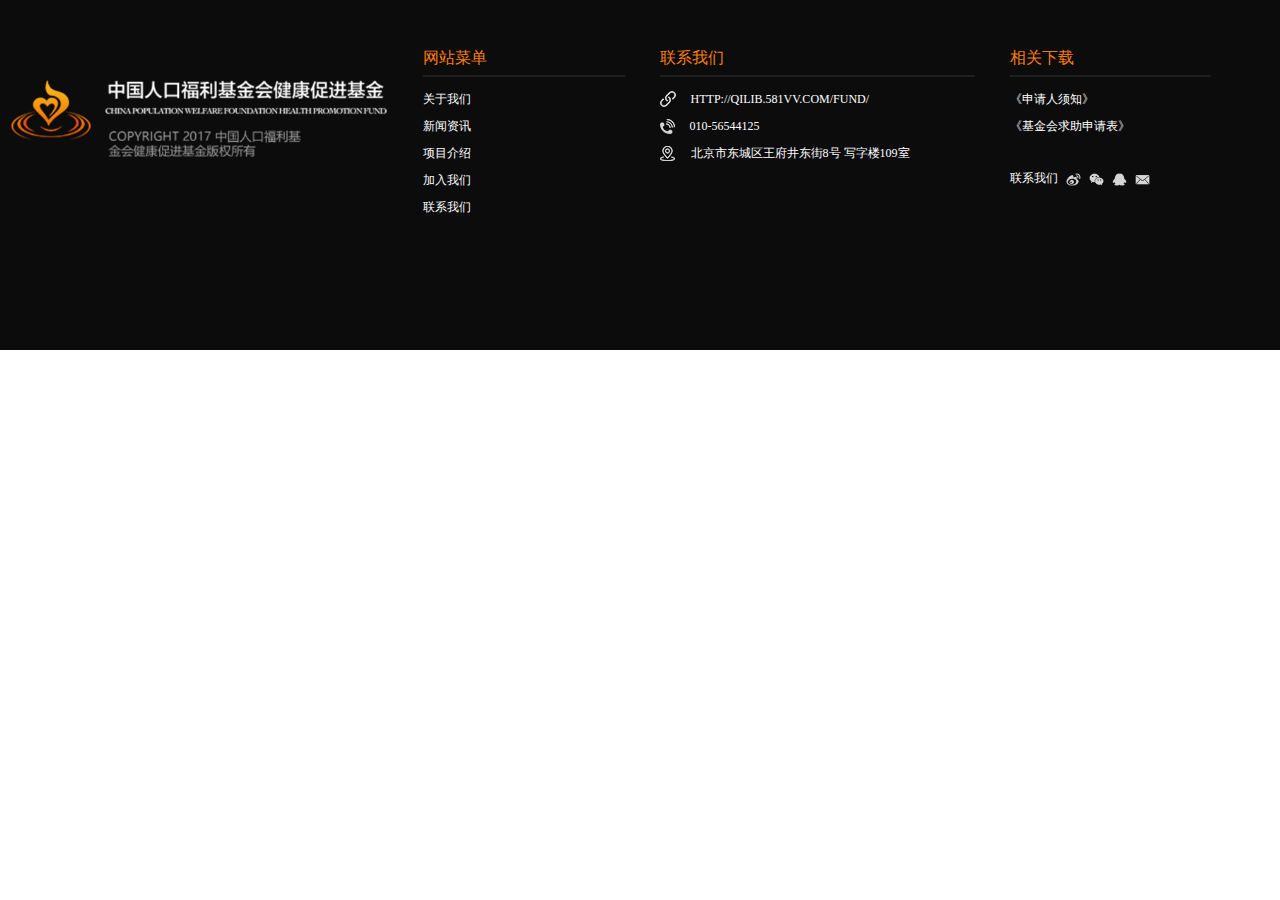
<file: page/foot.html>
<!DOCTYPE html>
<html lang="en">
<head>
    <meta charset="UTF-8">
    <title>foot</title>
    <style>
        * {
            margin: 0;
            padding: 0;
        }
        a {
            text-decoration: none;
        }

        li {
            list-style: none;
        }
        .footer{
            width: 100%;
            clear: both;
            height: 350px;
            background: #0c0c0c;
        }
        .footer_box{
            width: 1260px;
            margin: 0 auto;
            padding-top:15px;
        }
        .foot_pic img{
            width: 30%;
            float: left;
            height: 20%;
            padding-top: 65px;
        }
        .menu{
            width: 16%;
            float: left;
            line-height: 25px;
            margin-left: 35px;
        }
        .menu p{
            color: #f67c10;
            line-height: 35px;
            padding-top: 25px;
            border-bottom: 2px solid #1F1F1F;
        }
        .menu a{
            color: #fff;
            font-size: 12px;
        }
        .menu img{
            vertical-align: middle;
        }
        .concat img{
            margin-right: 15px;
        }
        .menu ul{
            margin-top: 8px;
        }
        .concatway{
            margin-top: 25px;
        }
        .concatway img{
            width: 15px;
            height: 13px;
            margin-left: 5px;
        }
        .concat{
            width: 25%;
        }
    </style>
</head>
<body>
<div class="footer">
    <div class="footer_box">
        <!-- 基金会大图 -->
        <div class="foot_pic">
            <img src="../images/logo_02.png" alt="">
        </div>
        <!-- 网站菜单 -->
        <div class="menu">
            <p>网站菜单</p>
            <ul>
                <li><a href="javascript:;">关于我们</a></li>
                <li><a href="javascript:;">新闻资讯</a></li>
                <li><a href="javascript:;">项目介绍</a></li>
                <li><a href="javascript:;">加入我们</a></li>
                <li><a href="javascript:;">联系我们</a></li>
            </ul>
        </div>
        <div class="menu concat">
            <p>联系我们</p>
            <ul>
                <li><img src="../images/link_icon.png" alt=""><a href="javascript:;">HTTP://QILIB.581VV.COM/FUND/</a></li>
                <li><img src="../images/iphone_icon.png" alt=""><a href="javascript:;">010-56544125</a></li>
                <li><img src="../images/position.png" alt=""><a href="javascript:;">北京市东城区王府井东街8号  写字楼109室</a></li>
            </ul>
        </div>
        <div class="menu download">
            <p>相关下载</p>
            <ul>
                <li><a href="javascript:;">《申请人须知》</a></li>
                <li><a href="javascript:;">《基金会求助申请表》</a></li>
                <li class="concatway"><a href="javascript:;">联系我们</a><a href="javascript:;">
                    <img src="../images/blog.png" alt="">
                    <img src="../images/wechat.png" alt="">
                    <img src="../images/qq.png" alt="">
                    <img src="../images/email.png" alt=""></a></li>
            </ul>
        </div>
    </div>
</div>
</body>
</html>
</file>
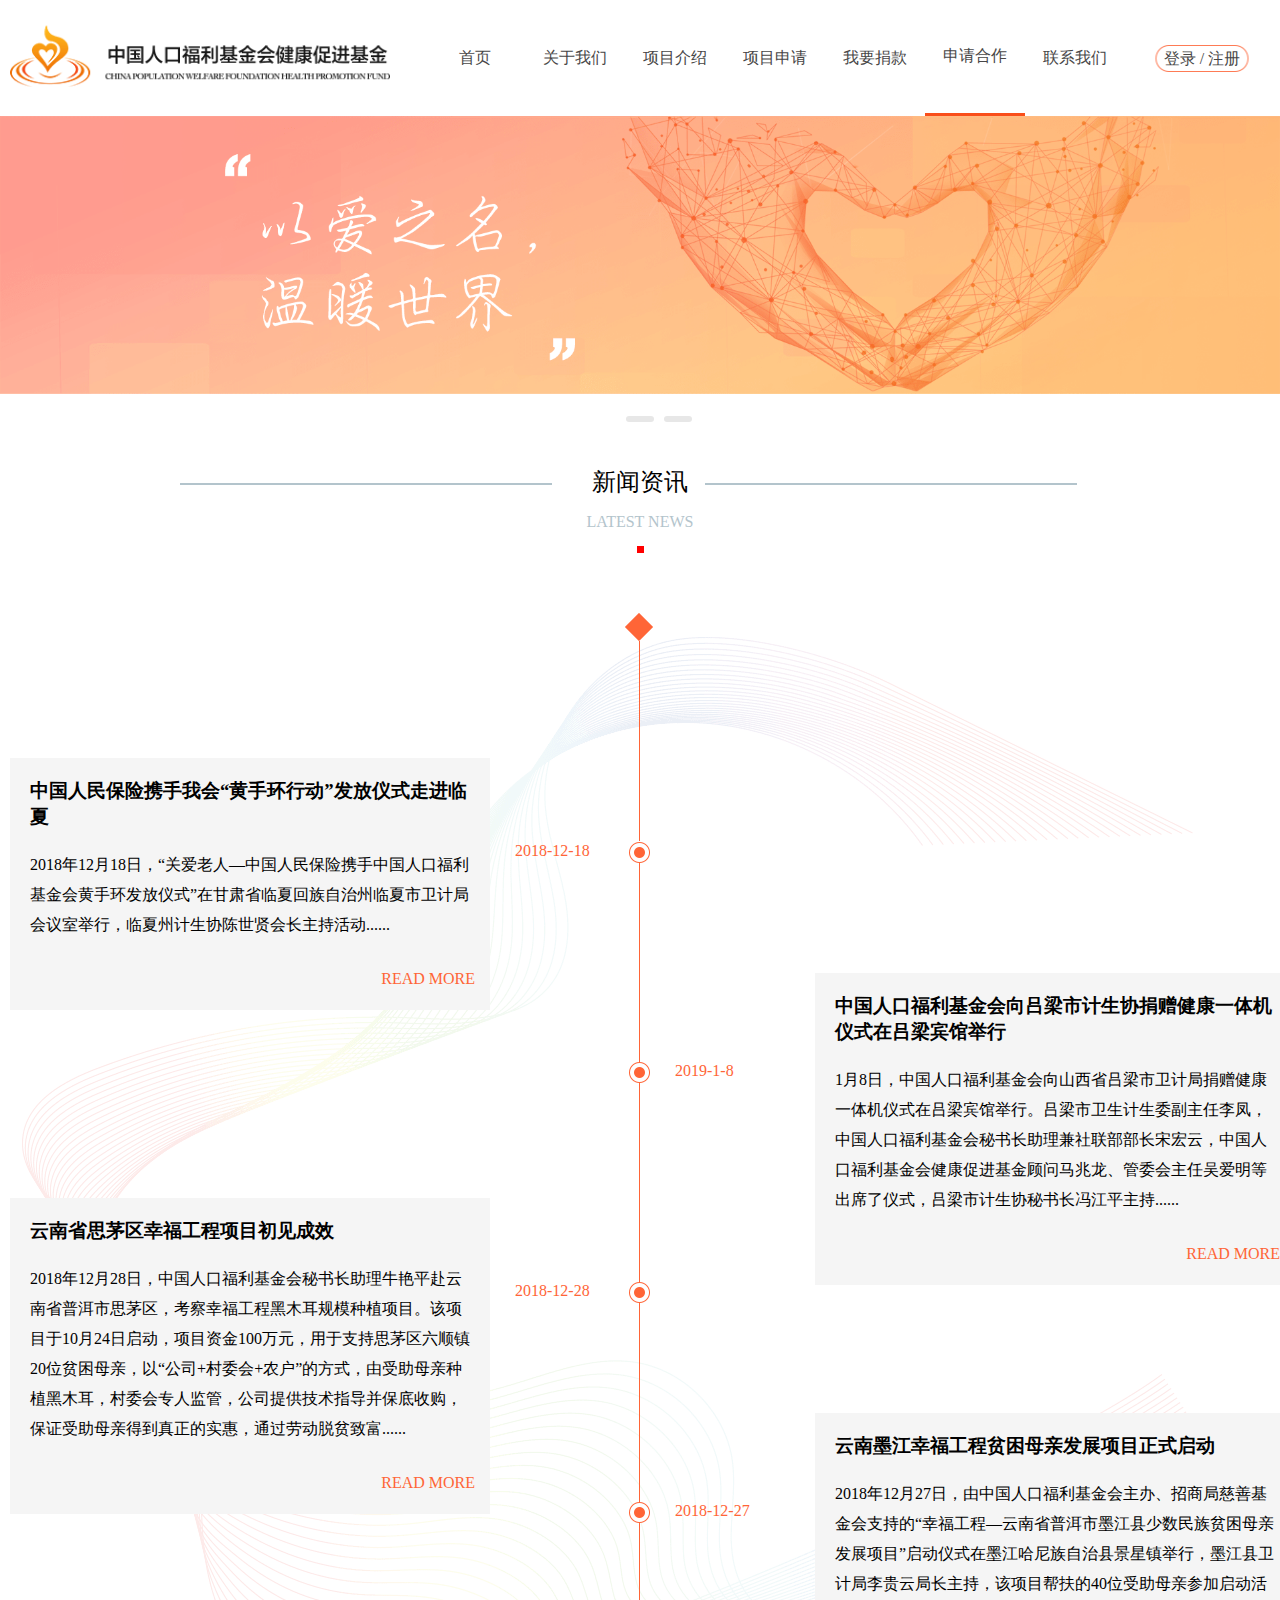
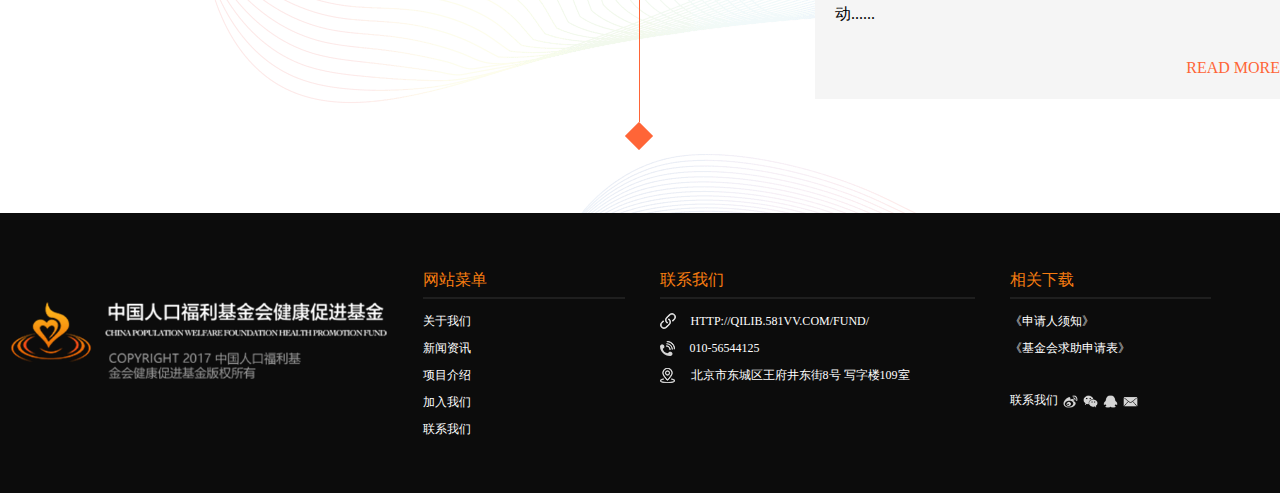
<file: page/news.html>
<!DOCTYPE html>
<html lang="en">
<head>
    <meta charset="UTF-8">
    <title>news</title>
    <link rel="stylesheet" href="../lib/swiper.min.css">
    <link rel="stylesheet" href="../css/news.css">
    <link rel="stylesheet" href="../css/index.css">
    <script src="../lib/jquery-1.8.3.min.js"></script>
    <script src="../lib/swiper.min.js"></script>
    <script src="../js/public.js"></script>
</head>
<body>
<div id="part1" class="part">
    <!-- 头部及轮播 -->
   <div class="header clearfix" style="height:116px;">
    <div class="logo" style="height:116px;">
        <div class="logo-cell">
            <img class="logo-img" src="../images/logo.png" alt="">
        </div>
        </div>
        <div class="nav" id="nav">
            <ul class="clearfix">
                <li j-jump="index">
                    <div class="nav-item-cell">
                        <a>首页</a>
                    </div>
                </li>
                <li j-jump="about">
                    <div class="nav-item-cell">
                        <a>关于我们</a>
                    </div>
                </li>
                <li j-jump="project">
                    <div class="nav-item-cell">
                        <a>项目介绍</a>
                    </div>
                </li>
                <li j-jump="application">
                    <div class="nav-item-cell">
                        <a>项目申请</a>
                    </div>
                </li>
                <li j-jump="contribution">
                    <div class="nav-item-cell">
                        <a>我要捐款</a>
                    </div>
                </li>
                <li class="act" j-jump="news">
                    <div class="nav-item-cell">
                        <a>申请合作</a>
                    </div>
                </li>
                <li j-jump="concat">
                    <div class="nav-item-cell">
                        <a>联系我们</a>
                    </div>
                </li>
            </ul>
        </div>
        <!-- 登录注册 -->
        <div class="LoginRegist">
            <div class="login-btn-cell">
                <a href="javascript:;">登录 / 注册</a>
            </div>
        </div>
    </div>
    <!-- 轮播 -->
    <div class="lunbobox" style="height:350px;">
        <div class="lunbo1 xg" id="lbox">
            <div class="swiper-container banner-container" style="width:100%;">
                <div class="banner-swiper-pagination swiper-pagination" style="bottom: 40px;"></div>
                <div class="swiper-wrapper banner-wrapper">
                    <div class="swiper-slide banner-slide"">
                        <img src=" ../images/about_banner.png" alt="">
                    </div>
                    <div class="swiper-slide banner-slide"">
                        <img src=" ../images/about_banner.png" alt="">
                    </div>
                    <div class="swiper-slide banner-slide"">
                        <img src=" ../images/about_banner.png" alt="">
                    </div>
                </div>
            </div>
        </div>
    </div>
</div>
<div style="width: 1260px;" class="contributions">
    <div class="chead">
        <h2>新闻资讯</h2>
        <span>LATEST NEWS</span>
        <p class="p1"></p>
        <p class="p2"></p>
        <span class="dot"></span>
    </div>
    <div class="news">
        <div class="midline" id="i0">
            <p></p>
            <div style="top: 28px;"></div>
            <span style="top: 229px;"></span>
            <i style="top: 229px; left: -110px">2018-12-27</i>
            <div style="top: 249px;"> </div>
            <span style="top: 449px;"></span>
            <i style="top: 449px; left: 50px">2018-12-27</i>
            <div style="top: 469px;"> </div>
            <span style="top: 669px;"></span>
            <i style="top: 669px; left: -110px">2018-12-27</i>
            <div style="top: 689px;"> </div>
            <span style="top: 889px;"></span>
            <i style="top: 889px; left: 50px">2018-12-27</i>
            <div style="top: 909px;"> </div>
            <p style="top: 1109px;"></p>
        </div>
        <div class="medol" style="left: 0; top: 145px">
            <h3>中国基金会发展论坛2017年在成都举行</h3>
            <p>2018年10月20日，中国基金会发展论坛2017年在成都开幕。本次年会是中国非公募基金会发展论坛转型升级为中国基金会发展论坛后的首届公益盛会，也是基金论坛的第九届年会，为期两天的年会.....</p>
            <a href="">READ MORE</a>
        </div>
        <div class="medol" style="left: 805px; top: 360px">
            <h3>中国基金会发展论坛2017年在成都举行</h3>
            <p>2018年10月20日，中国基金会发展论坛2017年在成都开幕。本次年会是中国非公募基金会发展论坛转型升级为中国基金会发展论坛后的首届公益盛会，也是基金论坛的第九届年会，为期两天的年会.....</p>
            <a href="">READ MORE</a>
        </div>
        <div class="medol" style="left: 0; top: 585px">
            <h3>中国基金会发展论坛2017年在成都举行</h3>
            <p>2018年10月20日，中国基金会发展论坛2017年在成都开幕。本次年会是中国非公募基金会发展论坛转型升级为中国基金会发展论坛后的首届公益盛会，也是基金论坛的第九届年会，为期两天的年会.....</p>
            <a href="">READ MORE</a>
        </div>
        <div class="medol" style="left: 805px; top: 800px">
            <h3>中国基金会发展论坛2017年在成都举行</h3>
            <p>2018年10月20日，中国基金会发展论坛2017年在成都开幕。本次年会是中国非公募基金会发展论坛转型升级为中国基金会发展论坛后的首届公益盛会，也是基金论坛的第九届年会，为期两天的年会.....</p>
            <a href="">READ MORE</a>
        </div>
    </div>
</div>
<!-- 底部 -->
    <div class="footer" style="position:static;margin-top:0;">
        <div class="footer_box clearfix">
            <!-- 基金会大图 -->
            <div class="foot_pic">
                <img src="../images/logo_02.png" alt=""></div>
                <!-- 网站菜单 -->
                <div class="menu">
                    <p>网站菜单</p>
                    <ul>
                        <li><a href="javascript:;" j-jump="about">关于我们</a></li>
                        <li><a href="javascript:;" j-jump="news">新闻资讯</a></li>
                        <li><a href="javascript:;" j-jump="project">项目介绍</a></li>
                        <li><a href="javascript:;" j-jump="concat">加入我们</a></li>
                        <li><a href="javascript:;" j-jump="concat">联系我们</a></li>
                    </ul>
                </div>
                <div class="menu concat">
                    <p>联系我们</p>
                    <ul>
                        <li><img src="../images/link_icon.png" alt=""><a href="javascript:;">HTTP://QILIB.581VV.COM/FUND/</a></li>
                        <li><img src="../images/iphone_icon.png" alt=""><a href="javascript:;">010-56544125</a></li>
                        <li><img src="../images/position.png" alt=""><a href="javascript:;">北京市东城区王府井东街8号  写字楼109室</a></li>
                    </ul>
                </div>
                <div class="menu download">
                    <p>相关下载</p>
                    <ul>
                        <li><a href="javascript:;">《申请人须知》</a></li>
                        <li><a href="javascript:;">《基金会求助申请表》</a></li>
                        <li class="concatway"><a href="javascript:;">联系我们</a><a href="javascript:;"><img src="../images/blog.png" alt=""><img src="../images/wechat.png" alt=""><img src="../images/qq.png" alt=""><img src="../images/email.png" alt=""></a></li>
                    </ul>
                </div>
            </div>
        </div>
        <!--底部结束 -->
</body>
<script src="../data/apply/news.js"></script>
<script>
        
        $(function(){
            //banner轮播
            var bannerSwiper = new Swiper('.banner-container', {
                autoplay: 10000, //可选选项，自动滑动
                speed:1000,
                pagination: '.banner-swiper-pagination',
            });

            var aLi0=document.getElementsByClassName("medol");
            var aI=document.getElementById("i0");
            var Ii=aI.getElementsByTagName("i");
            for(var i=0;i<aLi0.length;i++){
                aLi0[i].children[0].innerHTML=lastnewsinfo[i].newstitle;
                aLi0[i].children[1].innerHTML=lastnewsinfo[i].newscontent;
                Ii[i].innerHTML=lastnewsinfo[i].times;
            }
        })
    </script>
</html>
</file>
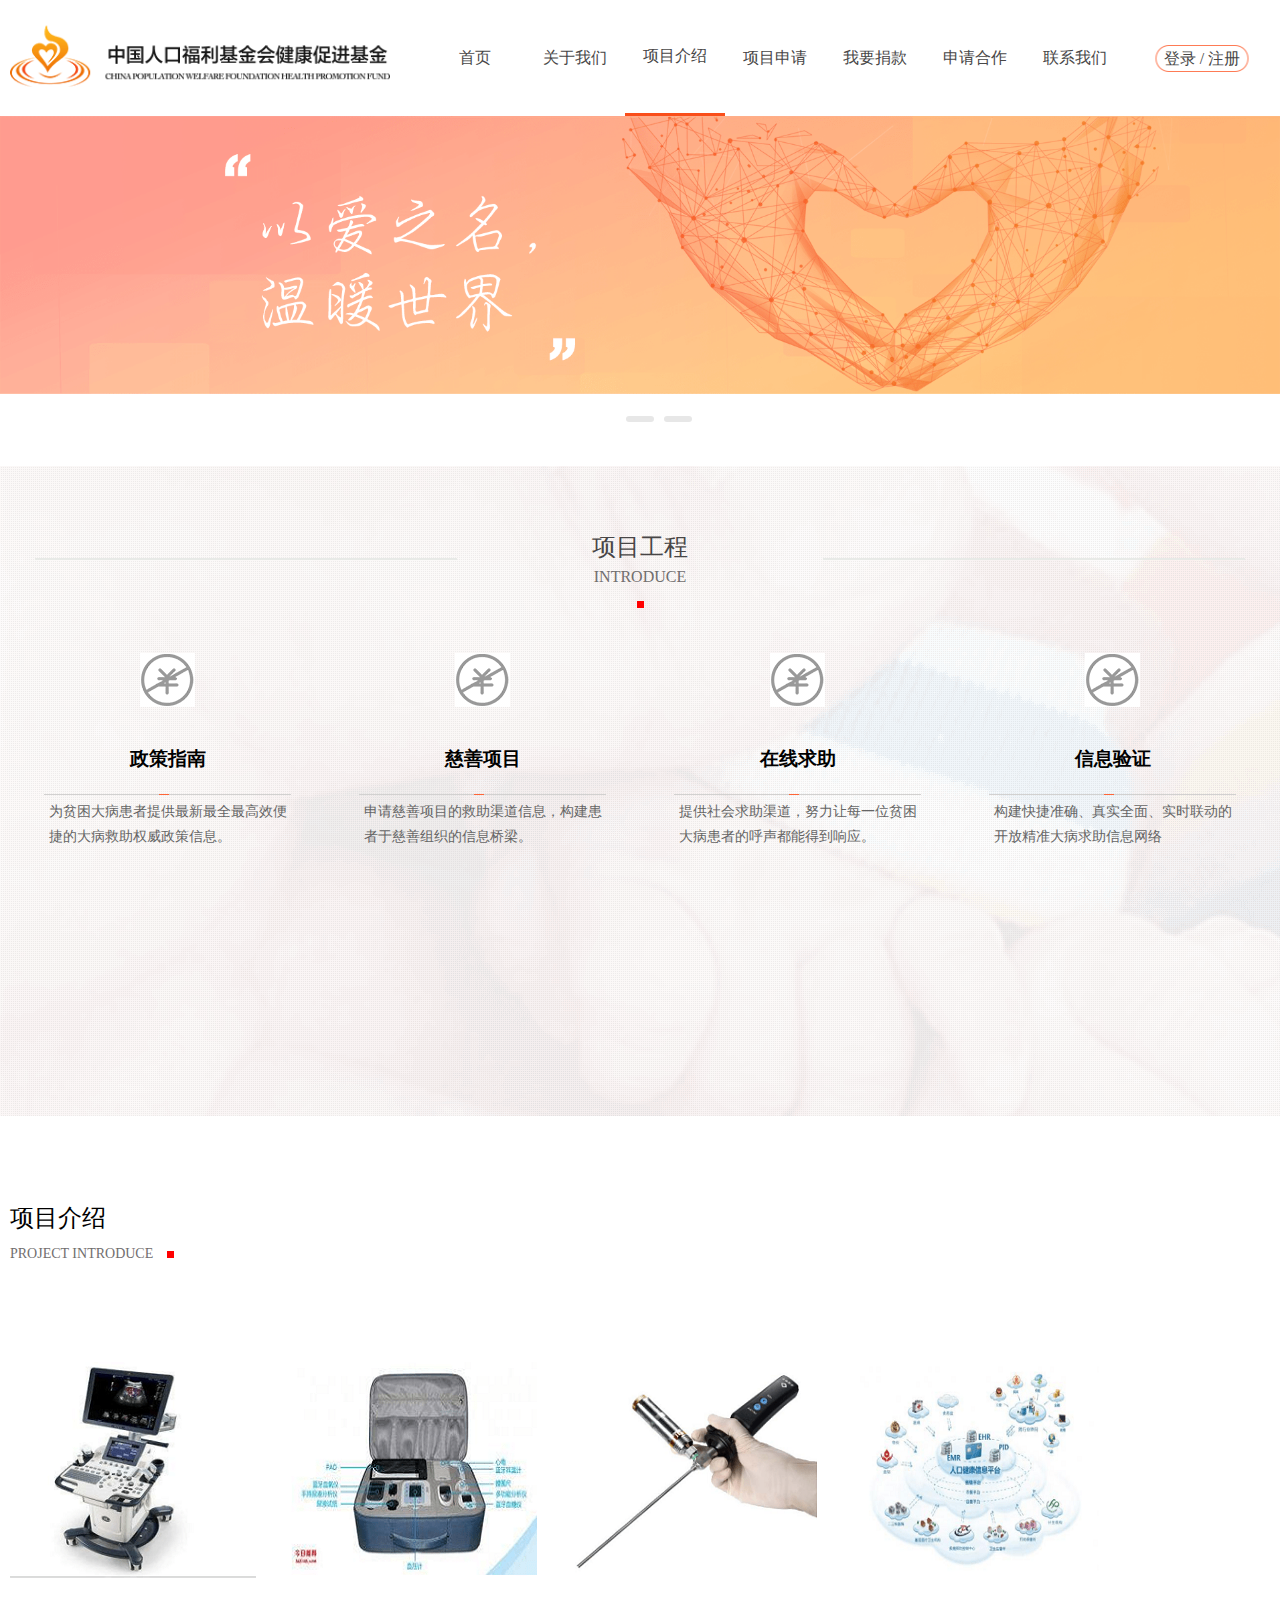
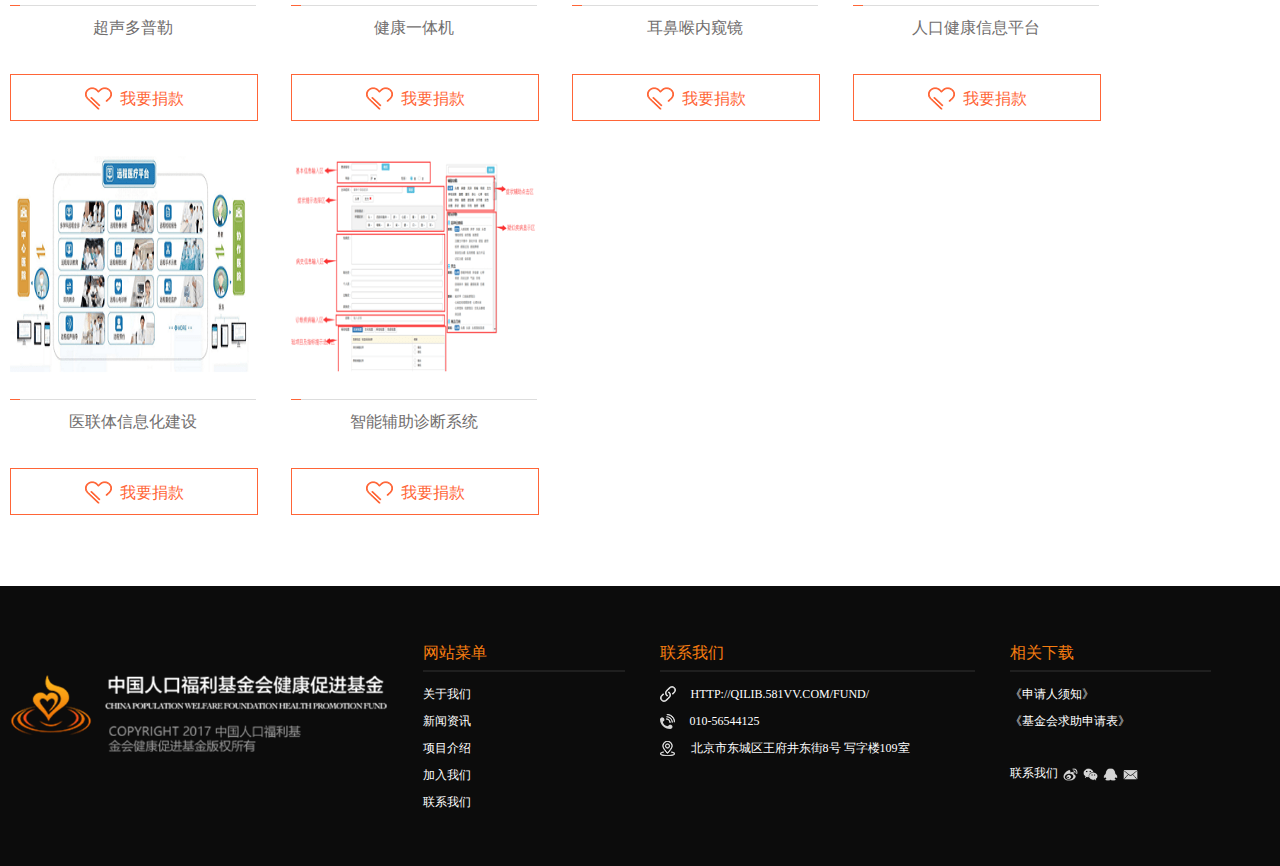
<file: page/project.html>
<!DOCTYPE html>
<html lang="en">
<head>
    <meta charset="UTF-8">
    <meta name="viewport" content="width=device-width, initial-scale=1.0">
    <meta http-equiv="X-UA-Compatible" content="ie=edge">
    <title>Document</title>
    <link rel="stylesheet" href="../lib/swiper.min.css">
    <link rel="stylesheet" href="../css/project.css">
    <link rel="stylesheet" href="../css/index.css">
    <script src="../lib/jquery-1.8.3.min.js"></script>
    <script src="../lib/swiper.min.js"></script>
    <script src="../js/public.js"></script>
    <!-- 数据开始 -->
    <script src="../data/project/projectinfo.js"></script>
    <script src="../js/projectData.js"></script>
</head>
<body>
<div id="part1" class="part">
    <!-- 头部及轮播 -->
   <div class="header clearfix" style="height:116px;">
    <div class="logo" style="height:116px;">
        <div class="logo-cell">
            <img class="logo-img" src="../images/logo.png" alt="">
        </div>
        </div>
        <div class="nav" id="nav">
            <ul class="clearfix">
                <li j-jump="index">
                    <div class="nav-item-cell">
                        <a>首页</a>
                    </div>
                </li>
                <li j-jump="about">
                    <div class="nav-item-cell">
                        <a>关于我们</a>
                    </div>
                </li>
                <li class="act" j-jump="project">
                    <div class="nav-item-cell">
                        <a>项目介绍</a>
                    </div>
                </li>
                <li j-jump="application">
                    <div class="nav-item-cell">
                        <a>项目申请</a>
                    </div>
                </li>
                <li j-jump="contribution">
                    <div class="nav-item-cell">
                        <a>我要捐款</a>
                    </div>
                </li>
                <li>
                    <div class="nav-item-cell">
                        <a>申请合作</a>
                    </div>
                </li>
                <li j-jump="concat">
                    <div class="nav-item-cell">
                        <a>联系我们</a>
                    </div>
                </li>
            </ul>
        </div>
        <!-- 登录注册 -->
        <div class="LoginRegist">
            <div class="login-btn-cell">
                <a href="javascript:;">登录 / 注册</a>
            </div>
        </div>
    </div>
    <!-- 轮播 -->
    <div class="lunbobox" style="height:350px;">
        <div class="lunbo1 xg" id="lbox">
            <div class="swiper-container banner-container" style="width:100%;">
                <div class="banner-swiper-pagination swiper-pagination" style="bottom: 40px;"></div>
                <div class="swiper-wrapper banner-wrapper">
                    <div class="swiper-slide banner-slide"">
                        <img src=" ../images/about_banner.png" alt="">
                    </div>
                    <div class="swiper-slide banner-slide"">
                        <img src=" ../images/about_banner.png" alt="">
                    </div>
                    <div class="swiper-slide banner-slide"">
                        <img src=" ../images/about_banner.png" alt="">
                    </div>
                </div>
            </div>
        </div>
    </div>
</div>
    <div class="project">
        <div class="project_box">
            <div class="project_title">
                <span class="line_left"></span>
                <span class="line_right"></span>
                <h2>项目工程</h2>
                <p>INTRODUCE</p>
                <span class="dot"></span>
            </div>
            <div class="project_content">
                <ul>
                    <li>
                        <img src="../images/free_icon.png" alt="">
                        <h3>"健康工程"  一免</h3>
                        <img src="../images/project_line.png" alt="">
                        <p>为贫困家庭免费提供农基本备用药物、应急物品及健康手册增进健康素养</p>
                    </li>
                </ul>
            </div>
        </div>
    </div>
    <!-- 项目介绍 -->
    <div class="project_detail">
        <div class="project_biaoti">
             <h2>项目介绍</h2>
             <span class="introd">PROJECT INTRODUCE</span>
             <span class="dot"></span>
        </div>
        <div class="project_contents">
            <ul>
                <li>
                    <p><img src="../images/project_pic1.png" alt=""></p>
                    <p><img src="../images/honor_line.png" alt=""></p>
                    <p>中国人口福利基金会健康促进基金</p>
                    <div class="dontate">
                        <img src="../images/contribution_icon.png" alt="">
                        <a href="javascript:;">我要捐款</a>
                    </div>
                </li> 
            </ul>
        </div>
    </div>
<!-- 底部 -->
    <div class="footer" style="position:static;margin-top:0;">
        <div class="footer_box clearfix">
            <!-- 基金会大图 -->
            <div class="foot_pic">
                <img src="../images/logo_02.png" alt=""></div>
                <!-- 网站菜单 -->
                <div class="menu">
                    <p>网站菜单</p>
                    <ul>
                        <li><a href="javascript:;" j-jump="about">关于我们</a></li>
                        <li><a href="javascript:;" j-jump="news">新闻资讯</a></li>
                        <li><a href="javascript:;" j-jump="project">项目介绍</a></li>
                        <li><a href="javascript:;" j-jump="concat">加入我们</a></li>
                        <li><a href="javascript:;" j-jump="concat">联系我们</a></li>
                    </ul>
                </div>
                <div class="menu concat">
                    <p>联系我们</p>
                    <ul>
                        <li><img src="../images/link_icon.png" alt=""><a href="javascript:;">HTTP://QILIB.581VV.COM/FUND/</a></li>
                        <li><img src="../images/iphone_icon.png" alt=""><a href="javascript:;">010-56544125</a></li>
                        <li><img src="../images/position.png" alt=""><a href="javascript:;">北京市东城区王府井东街8号  写字楼109室</a></li>
                    </ul>
                </div>
                <div class="menu download">
                    <p>相关下载</p>
                    <ul>
                        <li><a href="javascript:;">《申请人须知》</a></li>
                        <li><a href="javascript:;">《基金会求助申请表》</a></li>
                        <li class="concatway"><a href="javascript:;">联系我们</a><a href="javascript:;"><img src="../images/blog.png" alt=""><img src="../images/wechat.png" alt=""><img src="../images/qq.png" alt=""><img src="../images/email.png" alt=""></a></li>
                    </ul>
                </div>
            </div>
        </div>
        <!--底部结束 -->
</body>
<script>
        
        $(function(){
            projectFn(projectwork);//项目工程
            projectDetailFn(projectInfo);//项目介绍
            //banner轮播
            var bannerSwiper = new Swiper('.banner-container', {
                autoplay: 10000, //可选选项，自动滑动
                speed:1000,
                pagination: '.banner-swiper-pagination',
            });
        })
    </script>
</html>
</file>
<file: css/index.css>
* {
    margin: 0;
    padding: 0;
}
a {
  text-decoration: none;
}

li {
  list-style: none;
}
.clearfix {
    zoom: 1;
}

.clearfix:after {
    content: " ";
    height: 0;
    display: block;
    clear: both;
}



/* 头部 */
.header{
  width: 1260px;
  margin: 0 auto;
}
.header .logo{
  width: 380px;
  height: 100%;
  float: left;
  display:table;
}

.header .logo-cell{
  display:table-cell;
  vertical-align:middle;
}

.header .logo img{
  width:100%;
}
.nav{
  width: 730px;
  height:100%;
  float: left;
  margin-left: 35px;
}
.nav ul{
  height:100%;
}
.nav ul li{
  width: 100px;
  height:100%;
  float: left;
  text-align: center;
  box-sizing:border-box;
  display:table;
  cursor:pointer;
}
.nav ul li.act{
  color: red;
  border-bottom: 3px solid #f94e1a;
}
.nav ul li.move-act{
  color: red;
  border-bottom: 3px solid #f94e1a;
}

.nav ul li .nav-item-cell{
  display:table-cell;
  vertical-align:middle;
}
.nav ul li a{
  display:block;
  font-size: 16px;
  color: #484747;
}
.nav ul li a{
  width: 100px;
  display: block;
}

.LoginRegist{
  float: left;
  
  height:100%;
  line-height: 29px;
  text-align: center;
  display:table;
}

.LoginRegist .login-btn-cell{
  display:table-cell;
  vertical-align:middle;
}
.LoginRegist a{
  color: #484747;
  background: url(../images/796443419328412998.png) center center no-repeat;
  width: 94px;
  display: block;
}
/* 轮播 */
.lunbobox{
  height:88%;
}
.ja-main .ja-whole-wp .ja-all .swiper-pagination-bullet{
  width: 4px !important;
  height: 4px !important;
  background: black !important;
  opacity:1;
  margin:10px auto;
}

.ja-main .ja-whole-wp .ja-all .swiper-pagination-bullet.swiper-pagination-bullet-active{
  width: 12px !important;
  height: 12px !important;
}
/* .ja-all  span.swiper-pagination-bullet-active{
 width: 12px !important;
 height: 12px !important;
} */
.lunbobox .lunbo1{
  height:100%;
}

.lunbobox .lunbo1 .banner-container{
  height:100% !important;
}

.banner-container .banner-swiper-pagination .swiper-pagination-bullet{
  width:28px;
  height:6px;
  background-color:#888;
  border-radius:5px;
}

.banner-container .banner-swiper-pagination .swiper-pagination-bullet.swiper-pagination-bullet-active{
  background-color:#fff;
}

.lunbobox .lunbo1 .banner-container .banner-slide img{
  width:100%;
}

.hosiptalshow{
  height:480px;
  width: 1260px;
  margin: 0 auto;
  margin-top:120px;
  overflow: hidden;
  position:relative;
}
/* 小圆点 */
.hosiptalshow .hosiptalshow-swiper-pagination span{
  border-radius: 5px;
  display: inline-block;
  background: #fff;
  margin: 0 4px;
  background: #b3c4cc;
  padding: 0;
  display: inline-block;
}
.hosiptalshow .hosiptalshow-swiper-pagination span.swiper-pagination-bullets{
  opacity: 1;
  background: #fff;
}
.transitionDuration{
  transition: top 2s;
}
/* 医院 */
.hospital-pagination{
  position: relative !important;
  width: 100%;
  bottom: 15px;
  text-align: center;
}


.hosiptalshow .hosiptalshow-swiper-slide .hosiptalshow-item-img{
  width:80%;
  margin:0 auto;
  position:relative;
}

.hosiptalshow .hosiptalshow-swiper-slide .hosiptalshow-item-img img{
  width:100%;
}

.hosiptalshow .hosiptalshow-swiper-slide .hosiptalshow-item-img .j-money{
  position:absolute;
  left:50%;
  transform:translate(-50%,0);
  bottom:50px;
  -webkit-background-clip: text;
  -webkit-text-fill-color:transparent; 

}
.hosiptalshow .hosiptalshow-swiper-slide .time{
  text-align:center;
  font-size:12px;
  color:#706e6e;
  padding-top:50px;
}
.hosiptalshow .hosiptalshow-swiper-slide .hospital-name{
  text-align:center;
  font-size:14px;
  color:#4a4747;
  padding-top:30px;
}

.hosiptalshow  .hosiptalshow-swiper-pagination{
  position:absolute;
  bottom:10px;
  left:50%;
  transform:translate(-50%,0);
}

.hosiptalshow  .hosiptalshow-swiper-pagination .swiper-pagination-bullet{
  margin:0 5px;
}

.xg{
  transition: all 2s;
  -moz-transition: all 2s;
  -webkit-transition: all 2s;
  -o-transition: all 2s;
}

.donation{
  position: absolute;
  top: 60%;
  left: 26%;
}
/* 爱心捐款 */
.contributions{
  width: 1260px;
  margin: 0 auto;
  clear: both;
}
.money{
  width: 400px;
  margin: 0 auto;
}
.money img{
  vertical-align: middle;
}
.money span{
  color:grey;
}
.money b{
  font-size: 26px;
  color: #fb7d93;
  margin-left: 5px;
}
/* 项目介绍 */
.project {
  text-align: center;
  position: relative;
  height: 700px;
  clear: both;
}
h2{
  font-weight: normal;
}
#dian{
  width: 1260px;
  height: 24px;
  overflow: hidden;
}
#dian span{
  margin: 0 8px;
}
/* 项目介绍 */
.carousel{
   width:1260px;
  height: 600px;
  margin: 0 auto;
  position: relative;
  overflow-x: hidden;
  margin-top: 25px;
}

.carousel .projectinfo-container{
  height:100%;
}

.carousel .projectinfo-container .projectinfo-slide{
  width:370px;
  height:400px;
}

.carousel .projectinfo-container .projectinfo-item{
  background-color:#fff;
  padding:12px;
  border:1px solid #ccc;
}

.carousel .projectinfo-container .projectinfo-item .notice-img{
    height: 234px;
    overflow: hidden;
}

.carousel .projectinfo-container .projectinfo-item .notice-img img{
  width:100%;
}

.carousel .projectinfo-container .projectinfo-item .handshake-img{
  margin:28px 0;
}

.carousel .projectinfo-container .projectinfo-item .handshake-img img{
  width:100%;
}

.carousel .projectinfo-container .projectinfo-item .project-name{
  font-size:22px;
  font-weight:bold;
  padding-bottom:20px;
  color:#777;
}


.carousel .projectinfo-container .projectinfo-item .project-time{
  font-size:12px;
  font-weight:bold;
  color:#999;
  padding-bottom:40px;
}

.swiper-container .swiper-pagination-bullet-active{
  background: #f5f5f5;
}

/* 项目介绍背景 */
#part3 .bg {
  position: absolute;
  left: 0;
  bottom: 0;
  width: 100%;
  height: 380px;
  background: url(../images/project_bg.png) center center no-repeat;
  z-index: -555;
}
/* 项目介绍模板 */
.mask{
  width:100%;
  height: 400px;
  -webkit-transition: all 0.3s;
  -moz-transition: all 0.3s;
  -o-transition: all 0.3s;
  transition: all 0.3s;
  opacity: 0.95;
  background: -webkit-gradient(linear, 0 0, 0 100%, from(#fb7d93), to(#f67653));
  background: -webkit-linear-gradient(left, #fb7d93, #f67653);
  background: -moz-linear-gradient(left, #fb7d93, #f67653);
  background: -o-linear-gradient(left, #fb7d93, #f67653);
  background: -ms-linear-gradient(left, #fb7d93, #f67653);
  position: absolute;
  top:-400px;
  justify-content: center;
  align-items: center; 
}
.mask .link{
  margin-top: 68px;
}
.mask h3{
  font-weight: normal;
  margin-top: 25px;
  color: white;
}
.mask p{
  font-size: 12px;
  color: #fff;
  margin-bottom: 25px;
}
/* 最新资讯 */
.information {
  width: 1260px;
  height: 700px;
  margin: 0 auto;
  overflow: hidden;
}
.information .information_title {
  padding-top:20px;
  text-align: center;
  margin-bottom: 15px;
}
.information_title button{
  border: none;
  border: 1px solid grey;
  padding: 10px;
  float: right;
  font-size: 14px;
  color: black;
  text-align: center;
  background: #f5f5f5;
  margin-top: -30px;
}
.scroll {
  overflow: hidden;
  clear: both;
}
.information_box{
  width: 100%;
  height: 521px;
  margin-top: 45px;
}
.information_box .information-swiper-slide h4 {
  font-size: 14px;
  color: #323232;
  line-height: 56px;
}
.information_box .information-swiper-slide h4 em {
  float: right;
  color: #747272;
  font-size: 12px;
  font-weight: normal;
  font-style: normal;
  margin-right: 5px;
}
.information_box .information-swiper-slide p {
  font-size: 13px;
  color: #747272;
  overflow: hidden;
  text-overflow:ellipsis;
  white-space: nowrap;
}
.information_box .information-swiper-slide {
  width: 100%;
  height: 100px;
  line-height: 38px;
  border-bottom: 1px solid #ececec;
  cursor:pointer;
}

.information_box .information-swiper-slide{
  height:100px;
}
.information_box .information-swiper-slide:hover{
  box-shadow: 0px 0px 5px 5px #f0f0f0;
}

/* 合作伙伴 */
.partner {
  width: 1260px;
  height: 400px;
  margin: 0 auto;
}
.partner .partner_title {
  text-align: center;
  padding-top:20px;
}
.partner_box {
  margin-top: 60px;
  height:300px;
  overflow:hidden;
  
}
.partner_box .partner-table-box{
  width: 300px;
  float: left;
  text-align: center;
  height:140px;
  
}
.partner_box .partner-table-box .partner-table-cell {
  display:table-cell;
  vertical-align:middle;
  height:140px;
  width: 300px;
}
.partner_box div img{
  width:60%;
}
#all{ 
  margin-top: 0px;  
  transition: all 1.5s ease-in-out;
  left: 0; top: 0;
}
.dian{
 transition: all 1.5s;
}
.dot{
 height: 358px; 
 margin-left: 0px;
}
.dianshow{
  width: 8px;
  height: 8px;
  display: inline-block;
  border-radius: 100%;
  background: #000;
  opacity: 0.2;
}
.showdian{    
  opacity: 1;
  background: #007aff;
}
#box{ 
  position: relative;
}
.videos{
  padding-top:20px;
  width: 1260px;
  margin: 0 auto;
  height: 600px;
  position: relative;
}
.video_img{
  width:30%;
}
.videos_left{
  width: 610px;
  height: 300px;
  background: #fbfbfb;
  padding: 35px;
  margin-top: 25px;
  float: left;
}
.videos_left h2{
  padding-bottom: 25px;
  font-weight: normal;
}
.videos_left p{
  line-height: 25px;
  padding-right: 35px;
}
.videos_left img{
  width:15%;
  padding-top: 35px;
}
.videos_right{
  width: 610px;
  margin-top: 45px;
  position: absolute;
  right: 4px;
}
.videos_right img{
  width:100%;
}
/* 申报方案 */
.scheme{
  overflow: hidden;
  background:url(../images/scheme_bg.png) center center no-repeat;
  background-size:100%;
  width:1260px;
  margin:0 auto;
}
.scheme .scheme_title{
  width: 100%;
  margin: 0 auto;
  text-align: center;
  padding:20px;
}
.scheme_title h3{
  font-size: 18px;
}
.scheme_box{
  height: 400px;
  overflow: hidden;
  margin-top: 80px;
  background: #fff;
}


.scheme_box .scheme-swiper-pagination{
  
  bottom:100px;
  position:absolute;
  left:50%;
  transform:translate(-50%,0);

}

.scheme  .scheme-swiper-pagination .swiper-pagination-bullet{
  margin:0 5px;
}


.scheme-swiper-container .scheme-swiper-slide > div{
  position:relative;
  border:1px solid #ccc;
  background-color:#fff;
  height:300px;
}

.scheme-swiper-container .scheme-swiper-wrapper .img{

  position:absolute;
  left:20px;
  top:40px;

}

.scheme-swiper-container .scheme-swiper-wrapper .title{
  padding-top:66px;
  font-size:18px;
  text-align:center;
  padding-bottom:26px;
  color:#333;

}

.scheme-swiper-container .scheme-swiper-wrapper .content{
  padding:0 26px;
  font-size:14px;
  color:#333;
  line-height:26px;
}

/* 底部 */
.footer{
  width: 100%;
  height: 280px;
  background: #0c0c0c;
  margin-top: 25px;
  position:absolute;
  left:0;
  bottom:0;
}
.footer_box{
  width: 1260px;
  margin: 0 auto;
  padding-top:24px;
}
#part5{ 
  margin-top: 520px;
  position:relative;
}
.foot_pic{
  float: left;
  width: 30%;
  height: 20%;
  padding-top: 65px;
}
.foot_pic img{
  width:100%;
  
}
.menu{
  width: 16%;
  float: left;
  line-height: 25px;
  margin-left: 35px;
}
.menu p{
  color: #f67c10;
  line-height: 35px;
  padding-top: 25px;
  border-bottom: 2px solid #1F1F1F;
}
.menu a{
  color: #fff;
  font-size: 12px;
}
.menu img{
  vertical-align: middle;
}
.concat img{
  margin-right: 15px;
}
.menu ul{
  margin-top: 8px;
}
.concatway{
  margin-top: 25px;
}
.concatway img{
  width: 15px;
  height: 13px;
  margin-left: 5px;
}
.concat{
  width: 25%;
}
/* 侧栏 */
.slide_nav{
  position: fixed;
  z-index: 100;
  top: 50%;
  opacity: 1;
  right: 17px;
}
.slide_nav ul li{
  display: block;
  width: 14px;
  height: 13px;
  margin: 7px;
  position: relative;
}
.slide_nav ul li a{
  display: block;
  position: relative;
  z-index: 1;
  width: 100%;
  height: 100%;
  cursor: pointer;
}
.slide_nav ul li span{
  border-radius: 50%;
  position: absolute;
  z-index: 1;
  height: 4px;
  width: 4px;
  border: 0;
  background: #333;
  left: 50%;
  top: 50%;
  margin: -2px 0 0 -2px;
  display: inline-block;
}
.slide_nav  ul li a.actives span{
  height: 12px;
  width: 12px;
  display: inline-block;
  margin: -6px 0 0 -6px;
  border-radius: 100%;
}
</file>
<file: css/about.css>
*{
    margin: 0;
    padding: 0;
}

 html::-webkit-scrollbar{
  display: none;
   } 

a{
    text-decoration: none;
}
li{
    list-style: none;
}
/* 关于我们 */
.aboutwe{
    width: 1000px;
    height: 900px;
    clear: both;
    margin: 0 auto;
}
.aboutwe .aboutwe_left{
    width:450px;
    float: left;
}
.aboutwe .lines{
    height: 210px;
    border: 1px solid #e8eae7;
    display: inline-block;
}
.aboutwe_left h2{
    text-align: left;
    font-weight: normal;
    margin-bottom: 15px;
    margin-top: 25px;
}
.aboutwe_left span.aboutus{
    color: #716e6e;
    font-size: 14px;
}
.aboutwe_left span.dot{
    display: inline-block;
    width:7px;
    height: 7px;
    background: red;
    margin-left: 10px;
}
.aboutwe_left p{
    text-indent: 1em;
    color: #3e3e3e;
    line-height: 25px;
    margin-top: 34px;
    margin-bottom: 25px;
}
.aboutwe_right{
    float: right;
    vertical-align: middle;
    margin-top: 135px;
}
/* 分会介绍 */
.introduce{
    width: 100%;
    height: 600px;
    background: url(../images/introduce_bg.png) no-repeat;
}
.introduce_box{
    width: 1260px;
    height: 400px;
    margin: 0 auto;
}
.introduce_title{
    width: 1260px;
    position: relative;
    text-align: center;
    padding-top: 65px;
}
.introduce_title span.line_left,span.line_right{
    width: 420px;
    border:1px solid #e8eae7;
    display:inline-block;
    position: absolute;
    top: 92px;
}
.introduce_title span.line_left{
    right: 5px;
}
.introduce_title span.line_right{
    left: 5px;
}
.introduce_title h2{
    font-weight: normal;
    color: #484646;
    margin-bottom: 5px;
}
.introduce_title span.dot{
    width: 7px;
    height: 7px;
    background: red;
    margin:0 auto;
    display: block;
    margin-top: 15px;
}
.introduce_title p{
    color: #716e6e;
}
/* 小轮播 */

.carousel .img-ct img {
    width: 380px;
    height: 250px;
    margin: 0 16px 0 16px;
}
.carousel .img-ct {
    width:3780px;
    position: absolute;
    overflow: hidden;
}
.carousel .img-ct li {
    float: left;
}
.carousel {
    position: relative;
    width: 1260px;
    height: 250px;
    overflow: hidden;
}
/* 小按钮 */
.carousel_box .bullet {
    position: absolute;
    width: 100%;
    bottom: 10px;
    text-align: center;
  }
.bullet >li {
    display: inline-block;
    width: 30px;
    height: 5px;
    border: 1px solid #c7c9c8;
    border-radius: 4px;
    background: #c7c9c8;
    cursor: pointer;
    font-size: 0;
  }
 .bullet >li.active {
    background-color: #fa601a;
  }
  .carousel_box{
    width: 1260px;
    height: 350px;
    margin: 0 auto;
    position: relative;
    margin-top: 35px;
}
.carousel_box ul{
    left: 0;
}
.sty{
    transition: all 0.3s;
}
.transiti{
    transition: all 0.6s;
}
  /* 协会文化 */
  .culture{
    width: 100%;
    height: 741px;
    margin: 0 auto;
    background: #f5f5f5;
}
.cultur_left{
    float: left;
}
.cultur_right{
    width: 600px;
    float: left;
    margin-left: 80px;
}
.cultur_right h2{
    text-align: left;
    font-weight: normal;
    margin-bottom: 15px;
    padding-top: 65px;
}
.cultur_right span.aboutus{
    color: #716e6e;
    font-size: 14px;
}
.cultur_right span.dot{
    display: inline-block;
    width:7px;
    height: 7px;
    background: red;
    margin-left: 10px;
}
.cultur_right p{
    text-indent: 1em;
    color: #3e3e3e;
    line-height: 25px;
    margin-top: 35px;
}
/* 协会架构 */
.framework{
    width: 1260px;
    margin: 0 auto;
    margin-top: 35px;
    clear: both;
}
.introduce_box{
    margin-top: 55px;
}
.introduce_box .detail{
    width: 600px;
    float: left;
}
.introduce_box .detail p{
    line-height: 30px;
}
.introduce_box .introduce{
    width: 90%;
    float: right;
}
.introduce_box p{
    color: #565656;
}
/* 协会荣誉 */
.honor{
    width: 100%;
    height: 670px;
    background: #f5f5f5;
}
.honor_box{
    width: 1260px;
    height: 670px;
    margin: 0 auto;
}
.honor_content{
    clear: both;
    margin-top: 55px;
}
.honor_content ul li{
    width: 315px;
    float: left;
    margin: 0 auto;
    vertical-align: middle;
    text-align: center;
}
.honor_content ul li p:nth-child(2) img{
    margin-top: 15px;
    margin-bottom: 15px;
}
.honor_content ul li p:nth-child(3){
    color: #716E6E;
}
</file>
<file: css/application.css>
*{ margin: 0; padding: 0; list-style: none;}
.contributions{
    width: 1260px;
    margin: 0 auto;
    margin-top: 35px;
}
.chead{
    position: relative;
    width: 100%;
    text-align: center;
}
.chead h2{
    margin: 0 auto;
    width: 120px;
    padding-bottom: 15px;
}
.chead p{
    width: 370px;
    position: absolute;
    top: 17px;
    border: 1px solid #b3c4cc;
}
.p1{
    left: 170px;
}
.p2{
    left: 695px;
}
.chead span{
    color: #b3c4cc;

    width: 120px;
    text-align: center;
}
.chead .dot{
    width: 7px;
    height: 7px;
    background: red;
    margin:0 auto;
    display: block;
    margin-top: 15px;
}
.cooperate{
    margin: 25px 280px;
    width: 720px;
    height: 61px;
    position: relative;
}
.cooperate .picture{
    display: inline-block;
    width: 28px;
    height: 28px;

}
.picture1{
    background: url("../images/-person.png") 0 0 #ff6537;
    background-size:contain;
}
.picture2{
    background: url("../images/company.png") #ccc;
    background-size:contain;
}
.picture3{
    background: url("../images/group.png");
    background-size:contain;
}
.cooperate .line{
    display: inline-block;
    border-top: 1px solid #ff6537;
    width: 300px;
    height: 14px;
}
.lang{
    margin-top: 8px;
    height: 21px;

}
.lang span{
    color: #848381;
    display: inline-block;

}
.lang .per{
    color: #ff6537;
    margin-left: -15px;
}
.lang .gonsi{
    margin-left: 266px;
}
.lang .tuanti{
    position: absolute;
    left: 656px;
}
.mes{
    border-bottom: 1px solid #e6e6e9;
    width: 1130px;
    margin: 0 auto;
    height: 40px;
    position: relative;
}
.mes p{
    color: #2c2a2a;
    display: inline-block;
    margin-bottom: 2px;
    line-height: 15px;
    position: absolute;
    left: 32px;
    top: 8px;
}
.mes span{
    display: inline-block;
    width: 28px;
    height: 28px;
    background: url("../images/contactor.png");
}
.mesform span{
    color: #fa4d1a;
}
.mesform input{
    display: inline-block;
    width: 865px;
    border: 1px solid #e6e6e9;
    border-radius: 5px;
    height: 32px;
    margin: 20px 0;
}
.mesform{
    margin-left: 135px ;
}
.mesform .mesbtn{
    color: #919191;
    background: #f8f8f7;
    width: 70px;
    margin-left: 85px;
    margin-top: -4px;
}
.mesform .btn{
    width:135px;
    height: 45px;
    text-align: center;
    border-radius: 5px;
    background: #fa9523;
    color: #fff;
    border: none;
    margin-left:450px;
}
</file>
<file: css/contribution.css>
*{
    margin: 0;
    padding: 0;
    list-style: none;
}
.contributions{
    width: 1260px;
    margin: 0 auto;
    margin-top: 35px;
    margin-bottom: 25px !important;
}
.chead{
    position: relative;
    width: 100%;
    text-align: center;
}
.chead h2{
    margin: 0 auto;
    width: 120px;
    padding-bottom: 15px;
}
.chead p{
    width: 370px;
    position: absolute;
    top: 17px;
    border: 1px solid #b3c4cc;
}
.p1{
    left: 170px;
}
.p2{
    left: 695px;
}
.chead span{
    color: #b3c4cc;

    width: 120px;
    text-align: center;
}
.chead .dot{
    width: 7px;
    height: 7px;
    background: red;
    margin:0 auto;
    display: block;
    margin-top: 15px;
}
.pay{
    width: 1100px;
    margin: 0 auto;
    margin-top: 50px;
}
.pay label{
    display: inline-block;
    color: #25292f;
    margin:0 35px 50px 0;
}
.pay label span{
    color: #fa4d1a;
}
.pay label input{
    width: 420px;
    height: 50px;
    border: 1px solid #25292f;
    border-radius: 5px;
    /* height: 50px;
    display: inline-block;
    width: 420px;
    border-radius: 5px;
    border-color: #f3f1ee;
    margin-left: 5px;
    font-size: 14px; */
}
.pay label .adss{
    width: 956px;
}
.cimage li{
    float: left;
    margin-left: 80px;
    width: 168px;
    height: 99px;
    background:url("../images/contribution_bg.png");
    border: 1px solid #e3e3e3;
    text-align: center;
    color: #a4a3a3;
}
.clearfloat:after{display:block;clear:both;content:"";visibility:hidden;height:0}
.clearfloat{zoom:1}
.cimage li p{
    border-bottom: 1px solid #e3e3e3;
    width: 140px;
    margin: 0 auto;
    text-align: center;
    padding: 20px 0 10px 0;
}
.cimage .mchoose{
    background: url("../images/contribution_bg_hover.png");
    color:#fae9d6 ;
}
.cimage .mchoose p{
    border-bottom: 1px solid #efefef;
    width: 140px;
    margin: 0 auto;
    text-align: center;
    padding: 20px 0 10px 0;
}
.cimage .mchoose .money{
    color: #fff;
}
.money{
    color: #fa8804;
    font-weight: bold;
    font-size: 21px;
}
.dshow{
    color: #ff8a05;
    padding-left: 140px;
    padding-top: 50px;
}
.dshow input{
    background: #f8f8f7;
    border: 1px solid #f3f1ee;
    width: 890px;
    height: 55px;
    display: inline-block;
    color: #bfbdbb;
    font-size: 14px;
    text-indent: 1em;
}
.paymethod{
    width: 1260px;
    height: 330px;
    border: 2px dotted #e5e5e5;
    color: #a5a5a5;
    text-align: center;
    margin-top: 45px;
}
.paymethod span{
    margin-top: 15px;
    display: block;
}
.paymethod_box{
    width: 1260px;
    height: 300px;
    clear: both;
    margin: 0 auto;
    z-index: 99;
    margin-top: 45px;
}
.erweima,.zhifubao{
    width: 50%;
    float: left;
}
.erweima img{
    vertical-align: middle;
}
.paymethod_box p{
    text-align: center;
    line-height: 25px;
    vertical-align: middle;
}
.erweima p:nth-child(2){
    width: 25%;
    margin: 0 auto;
    margin-top: 6px;
}
/* 支付宝 */
.zhifubao p:nth-child(2){
    background: #02abf0;
    color: #fff;
    font-size: 16px;
    width: 25%;
    margin: 0 auto;
}
/* 分割线 */
.lines{
    width: 1260px;
    clear: both;
    margin-top: 35px;
    border: 1px solid #e1e1e1;
}
.submits{
    width: 135px;
    height: 45px;
    margin:0 auto;
    margin-top: 35px;
}
.submits .btn{
    width:135px;
    height: 45px;
    text-align: center;
    border-radius: 5px;
    background: #fa9523;
    color: #fff;
    border: none;
}
</file>
<file: css/news.css>
*{ margin: 0; padding: 0; list-style: none;}
.contributions{
    width: 1260px;
    margin: 0 auto;
    margin-top: 35px;
}
.chead{
    position: relative;
    width: 100%;
    text-align: center;
}
.chead h2{
    margin: 0 auto;
    width: 120px;
    padding-bottom: 15px;
}
.chead p{
    width: 370px;
    position: absolute;
    top: 17px;
    border: 1px solid #b3c4cc;
}
.p1{
    left: 170px;
}
.p2{
    left: 695px;
}
.chead span{
    color: #b3c4cc;

    width: 120px;
    text-align: center;
}
.chead .dot{
    width: 7px;
    height: 7px;
    background: red;
    margin:0 auto;
    display: block;
    margin-top: 15px;
}
.news{
    position: relative;
    width: 1260px;
    height: 1200px;
    margin-top: 60px;
    background: url("../images/news_bg.png");

}
.midline{
    position: absolute;
    left: 615px;
    top: 0;
}
.midline p{
    position: absolute;
    width: 28px;
    height: 28px;
    background: url("../images/time_icon.png");
    left: 0;
    top: 0;
}
.midline div{
    position: absolute;
    height: 200px;
    border-left:1px solid #ff6537 ;
    left: 14px;

}
.midline span{
    position: absolute;
    display: inline-block;
    width: 21px;
    height: 21px;
    background: url("../images/time_point.png");
    left: 4px;
}
.midline i{
    position: absolute;
    display: inline-block;
    width: 100px;
    color: #ff6537;
    font-style: normal;
}
.medol{
    width: 440px;
    padding: 0 20px 40px 20px;
    background: #f5f5f5;
    position: absolute;

}
.medol h3{
    margin:20px 0;
}
.medol p{
    line-height: 30px;
    margin-bottom: 30px;

}
.medol a{
    color: #ff6537;
    text-decoration: none;
    display: inline-block;
    position: absolute;
    right: 15px;
}
</file>
<file: css/project.css>
*{
    margin: 0;
    padding: 0;
}
a{
    text-decoration: none;
}
li{
    list-style: none;
}
 span.dot{
    width: 7px;
    height: 7px;
    background: red;
    margin:0 auto;
    margin-top: 15px;
    display: inline-block;
}
.project{
    width: 100%;
    height: 600px;
    background: url(../images/introduce_bg.png) no-repeat;
}
.project_box{
    width: 1260px;
    height: 600px;
    margin: 0 auto;
}
.project_title{
    width: 1260px;
    position: relative;
    text-align: center;
    padding-top: 65px;
}
.project_title span.line_left,span.line_right{
    width: 420px;
    border:1px solid #e8eae7;
    display:inline-block;
    position: absolute;
    top: 92px;
}
.project_title span.line_left{
    right: 25px;
}
.project_title span.line_right{
    left: 25px;
}
.project_title h2{
    font-weight: normal;
    color: #484646;
    margin-bottom: 5px;
}
.project_title span.dot{
    display: block;
}
.project_title p{
    color: #716e6e;
}
.project_content{
    clear: both;
    margin-top: 45px;
}
.project_content ul li{
    width: 315px;
    text-align: center;
    vertical-align: middle;
    float: left;
}
.project_content ul li h3 {
   line-height: 45px;
   margin-top: 25px;
}
.project_content ul li img:nth-child(2){
    margin-bottom: 25px;
}
.project_content ul li p{
    text-align: left;
    line-height: 25px;
    width: 238px;
    height: 50px;
    margin: 0 auto;
    font-size: 14px;
    color: #656565;
    vertical-align: middle;
}
/* 项目介绍 */
.project_detail{
    width: 1260px;
    height: 985px;
    margin: 0 auto;
    margin-top: 35px;
}
.project_biaoti h2{
    text-align: left;
    font-weight: normal;
    line-height: 35px;
}
.project_biaoti span.introd{
    font-size: 14px;
    color: #716e6e;
}
.project_biaoti .dot{
    margin-left: 10px;
}
/* 项目介绍内容 */
.project_contents{
    clear: both;
    width: 1260px;
    height: 700px;
}
.project_contents ul {
    width: 1260px;
    height: 800px;
    margin-top: 65px;
}
.project_contents .noleft{
    margin-left: 0;
}
.project_contents ul li{
    width: 246px;
    text-align: center;
    vertical-align: middle;
    float: left;
    margin-left:35px;
    margin-top: 35px;
}
.project_contents ul li:nth-child(1){
    margin-left: 0px;
}
.project_contents ul li p:nth-child(2){
    line-height: 35px;
}
.project_contents ul li p:nth-child(3){
    color: #716e6e;
}
.project_contents ul li .dontate{
    width: 246px;
    height: 45px;
    font-size: 12px;
    border:1px solid #ff6537;
    color: #ff6537;
    text-align: center;
    line-height: 45px;
    margin-top: 35px;
}
.project_contents ul li .dontate img{
    vertical-align: middle;
}
.project_contents ul li .dontate a{
    color: #ff6537;
    font-size: 16px;
    vertical-align: middle;
    margin-left: 5px;
}
</file>
